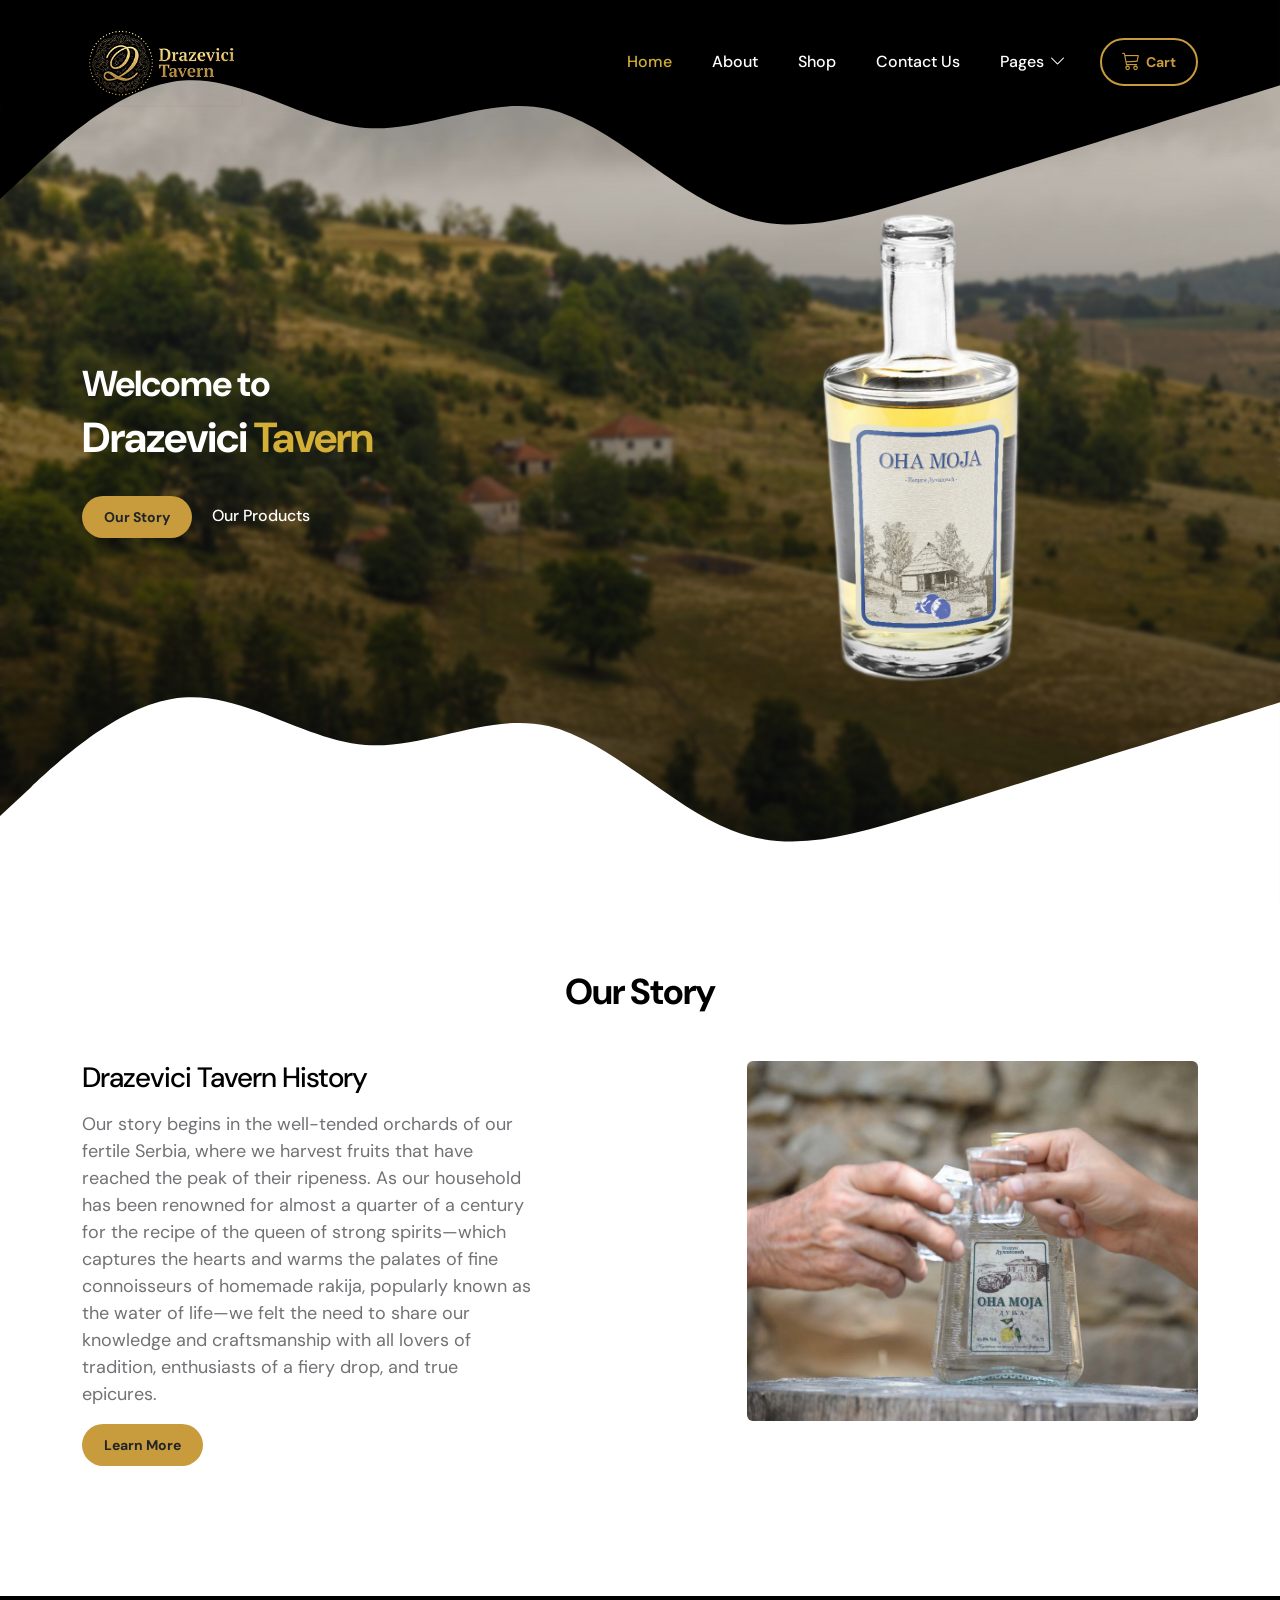
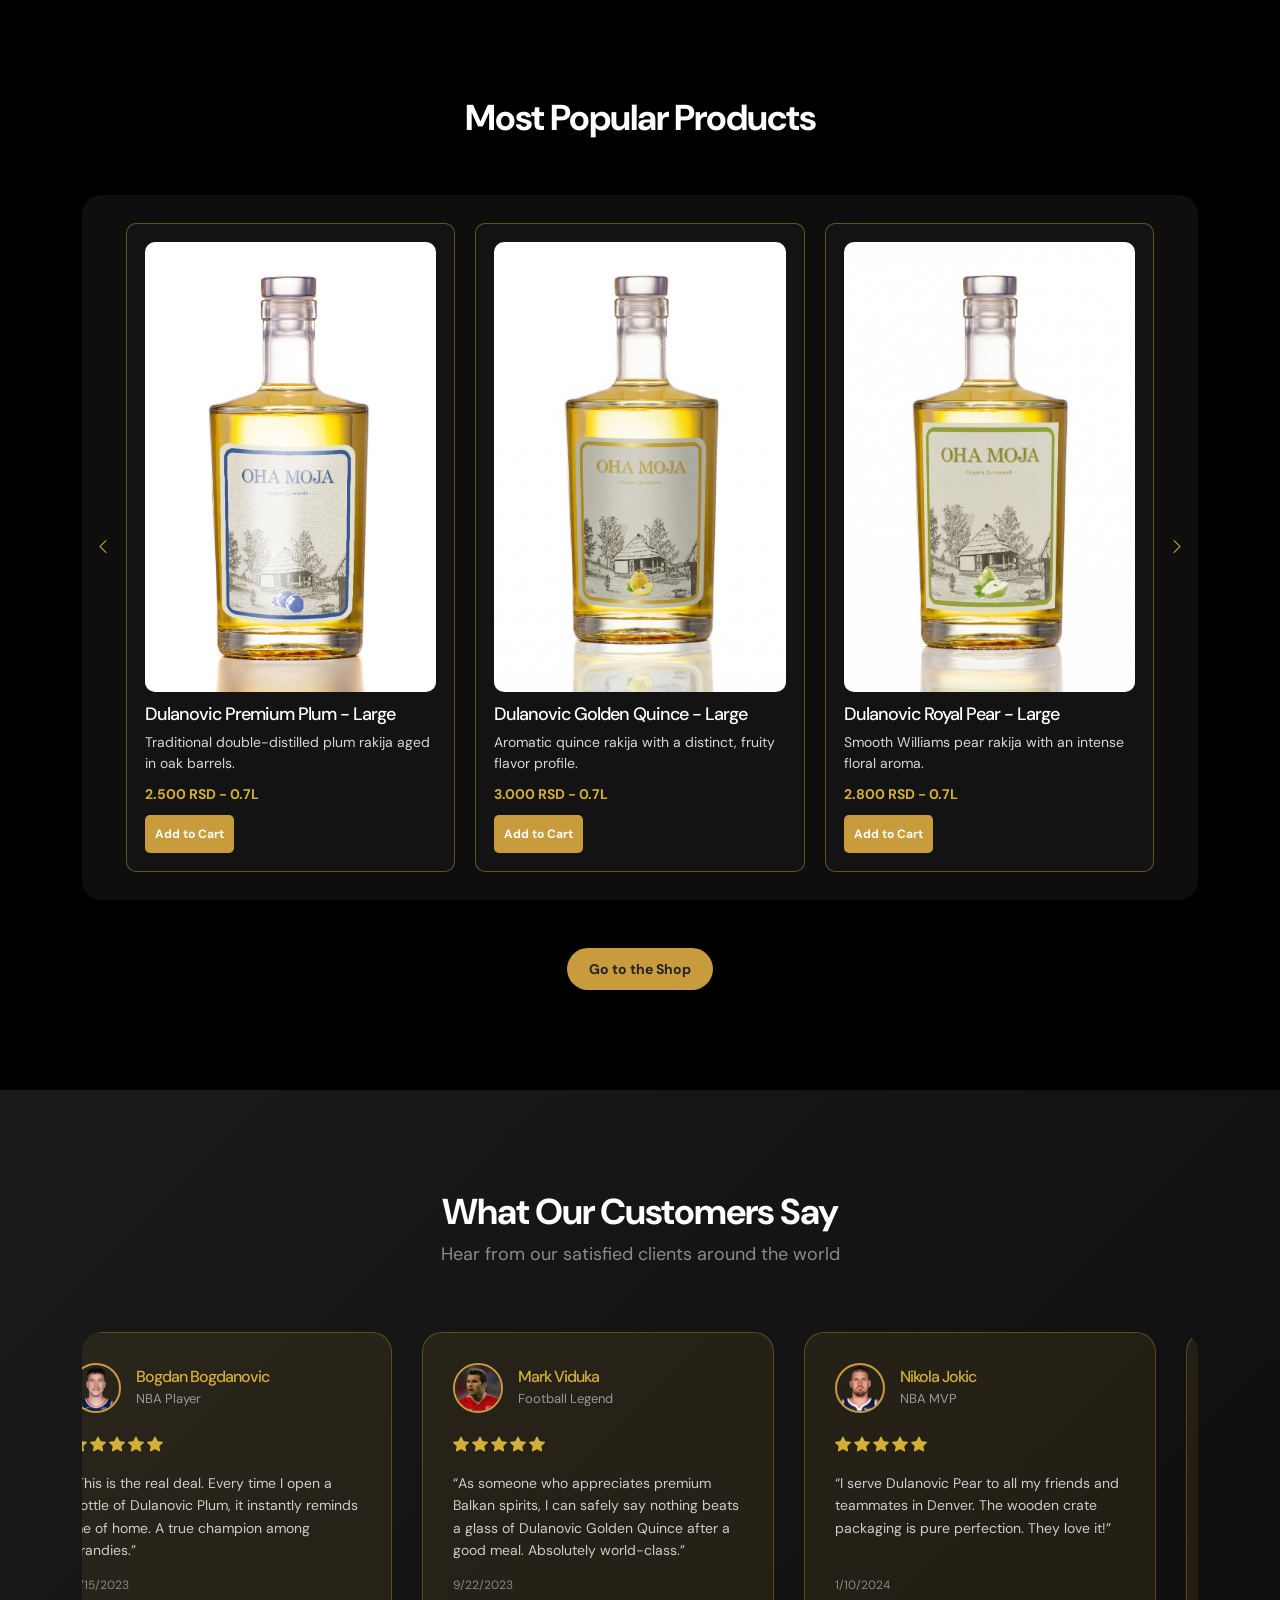
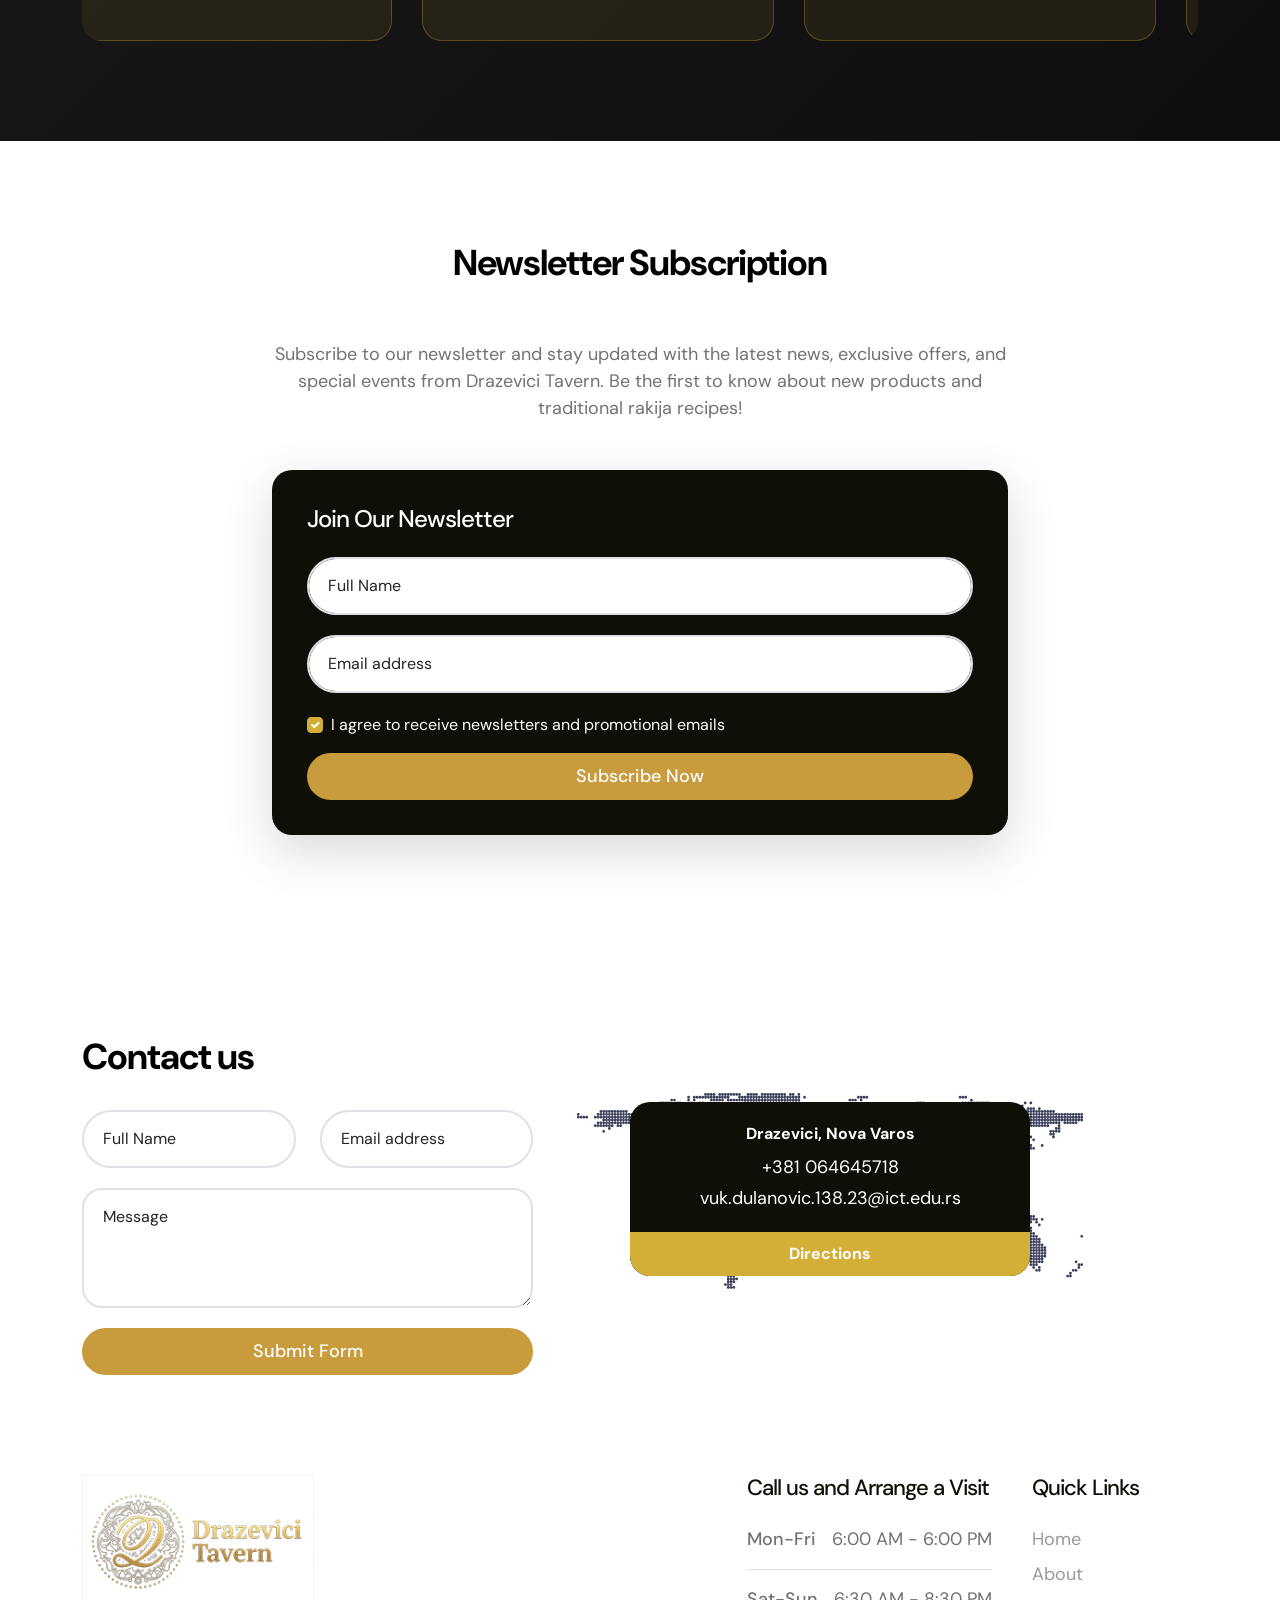
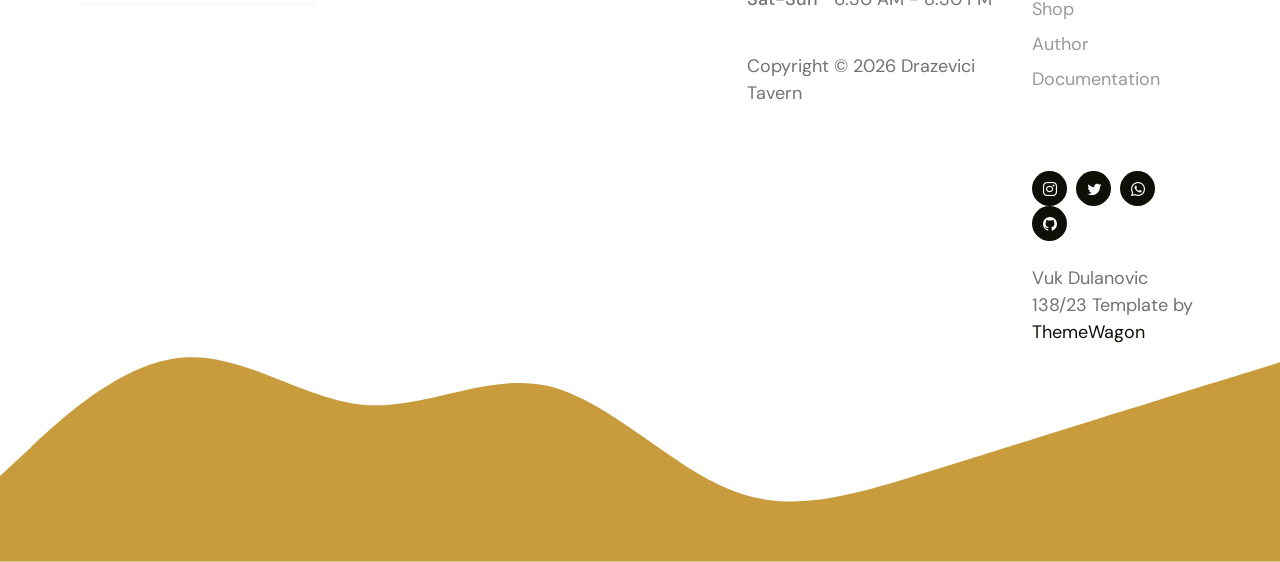
<file: index.html>
<!DOCTYPE html>
<html lang="en">
    <head>
        <meta charset="utf-8">
        <meta name="viewport" content="width=device-width, initial-scale=1">
        <meta name="description" content="Premium rakija e-commerce store. Discover and buy authentic Serbian spirits online.">
        <meta name="keywords" content="rakija, Serbian spirits, e-commerce, shop, tavern, drinks, rakija online">
        <title>Drazevici Tavern</title>
        <link rel="icon" type="image/x-icon" href="assets/images/favicon.ico">
        <link rel="sitemap" type="application/xml" href="sitemap.xml">
        <link rel="alternate" type="application/rss+xml" href="rss.xml" title="Drazevici Tavern RSS Feed">
        <link rel="preconnect" href="https://fonts.googleapis.com">
        <link rel="preconnect" href="https://fonts.gstatic.com" crossorigin>
        <link href="https://fonts.googleapis.com/css2?family=DM+Sans:ital,wght@0,400;0,500;0,700;1,400&display=swap" rel="stylesheet">
        <link href="assets/css/bootstrap.min.css" rel="stylesheet">
        <link href="assets/css/bootstrap-icons.css" rel="stylesheet">
        <link href="assets/css/main.css" rel="stylesheet">
    </head>
    <body>
        <main>
            <nav class="navbar navbar-expand-lg">
                <div class="container">
                    <a class="navbar-brand d-flex align-items-center" href="index.html">
                        <img src="assets/images/logo.png" class="navbar-brand-image img-fluid" alt="Drazevici Tavern">
                    </a>
                    <div class="d-lg-none ms-auto me-3">
                        <div class="cart-nav-wrapper">
                            <a class="btn custom-btn custom-border-btn" id="cart-btn-mobile" href="#" role="button"><i class="bi bi-cart3"></i> Cart</a>
                            <span class="cart-badge cart-badge-hidden" id="cart-badge-mobile">0</span>
                        </div>
                    </div>
                    <button class="navbar-toggler" type="button" data-bs-toggle="collapse" data-bs-target="#navbarNav" aria-controls="navbarNav" aria-expanded="false" aria-label="Toggle navigation">
                        <span class="navbar-toggler-icon"></span>
                    </button>
                    <div class="collapse navbar-collapse" id="navbarNav">
                        <ul class="navbar-nav ms-lg-auto">
                            <li class="nav-item">
                                <a class="nav-link click-scroll" href="#section_1">Home</a>
                            </li>
                            <li class="nav-item">
                                <a class="nav-link" href="about.html">About</a>
                            </li>
                            <li class="nav-item">
                                <a class="nav-link" href="shop.html">Shop</a>
                            </li>
                            <li class="nav-item">
                                <a class="nav-link smoothscroll" href="#section_5">Contact Us</a>
                            </li>
                            <li class="nav-item dropdown">
                                <a class="nav-link dropdown-toggle" href="#" id="navbarLightDropdownMenuLink" role="button" data-bs-toggle="dropdown" aria-expanded="false">Pages</a>
                                <ul class="dropdown-menu dropdown-menu-light" aria-labelledby="navbarLightDropdownMenuLink">
                                    <li><a class="dropdown-item" href="author.html">Author</a></li>
                                    <li><a class="dropdown-item" href="documentation.pdf">Documentation</a></li>
                                </ul>
                            </li>
                        </ul>
                        <div class="d-none d-lg-block ms-lg-3">
                            <div class="cart-nav-wrapper">
                                <a class="btn custom-btn custom-border-btn" id="cart-btn-desktop" href="#" role="button"><i class="bi bi-cart3"></i> Cart</a>
                                <span class="cart-badge cart-badge-hidden" id="cart-badge-desktop">0</span>
                            </div>
                        </div>
                    </div>
                </div>
            </nav>
            <div class="offcanvas offcanvas-end" data-bs-scroll="true" tabindex="-1" id="offcanvasCart" aria-labelledby="offcanvasCartLabel">
                <div class="offcanvas-header">
                    <h5 class="offcanvas-title" id="offcanvasCartLabel">Shopping Cart</h5>
                    <button type="button" class="btn-close" data-bs-dismiss="offcanvas" aria-label="Close"></button>
                </div>
                <div class="offcanvas-body d-flex flex-column">
                    <div id="cart-items-container">
                        <!-- Cart items -->
                    </div>
                    <div class="mt-auto">
                        <div class="cart-total mb-4 pb-3 border-top">
                            <h5 class="text-white mb-3">Total: <span id="cart-total">$0.00</span></h5>
                            <button class="btn custom-btn w-100">Checkout</button>
                        </div>
                    </div>
                </div>
            </div>
            <section class="hero-section d-flex justify-content-center align-items-center" id="section_1">
                <div class="section-overlay"></div>
                <svg xmlns="http://www.w3.org/2000/svg" viewBox="0 0 1440 320"><path fill="#000000" fill-opacity="1" d="M0,224L34.3,192C68.6,160,137,96,206,90.7C274.3,85,343,139,411,144C480,149,549,107,617,122.7C685.7,139,754,213,823,240C891.4,267,960,245,1029,224C1097.1,203,1166,181,1234,160C1302.9,139,1371,117,1406,106.7L1440,96L1440,0L1405.7,0C1371.4,0,1303,0,1234,0C1165.7,0,1097,0,1029,0C960,0,891,0,823,0C754.3,0,686,0,617,0C548.6,0,480,0,411,0C342.9,0,274,0,206,0C137.1,0,69,0,34,0L0,0Z"></path></svg>
                <div class="container">
                    <div class="row align-items-center">
                        <div class="col-lg-6 col-12 mb-5 mb-lg-0">
                            <h2 class="text-white">Welcome to</h2>
                            <h1 class="cd-headline rotate-1 text-white mb-4 pb-2">
                                <span>Drazevici</span>
                                <span class="cd-words-wrapper">
                                    <b class="is-visible">Tavern</b>
                                </span>
                            </h1>
                            <div class="custom-btn-group">
                                <a href="#section_2" class="btn custom-btn smoothscroll me-3">Our Story</a>
                                <a href="#section_3" class="link smoothscroll">Our Products</a>
                            </div>
                        </div>
                        <div class="col-lg-6 col-12 hero-image-col">
                            <div class="ratio bottle-image-wrap">
                                <img src="assets/images/bottle.png" class="img-fluid w-100 h-100 bottle-image" alt="Bottle">
                            </div>
                        </div>
                    </div>
                </div>
                <svg xmlns="http://www.w3.org/2000/svg" viewBox="0 0 1440 320"><path fill="#ffffff" fill-opacity="1" d="M0,224L34.3,192C68.6,160,137,96,206,90.7C274.3,85,343,139,411,144C480,149,549,107,617,122.7C685.7,139,754,213,823,240C891.4,267,960,245,1029,224C1097.1,203,1166,181,1234,160C1302.9,139,1371,117,1406,106.7L1440,96L1440,320L1405.7,320C1371.4,320,1303,320,1234,320C1165.7,320,1097,320,1029,320C960,320,891,320,823,320C754.3,320,686,320,617,320C548.6,320,480,320,411,320C342.9,320,274,320,206,320C137.1,320,69,320,34,320L0,320Z"></path></svg>
            </section>
            <section class="about-section section-padding" id="section_2">
                <div class="container">
                    <div class="row">
                        <div class="col-lg-12 col-12 text-center">
                            <h2 class="mb-lg-5 mb-4">Our Story</h2>
                        </div>
                        <div class="col-lg-5 col-12 me-auto mb-4 mb-lg-0 d-flex align-items-center">
                            <div>
                                <h3 class="mb-3">Drazevici Tavern History</h3>
                                <p>Our story begins in the well-tended orchards of our fertile Serbia, where we harvest fruits that have reached the peak of their ripeness. As our household has been renowned for almost a quarter of a century for the recipe of the queen of strong spirits—which captures the hearts and warms the palates of fine connoisseurs of homemade rakija, popularly known as the water of life—we felt the need to share our knowledge and craftsmanship with all lovers of tradition, enthusiasts of a fiery drop, and true epicures.</p>
                                <a class="btn custom-btn" href="about.html">Learn More</a>
                            </div>
                        </div>
                        <div class="col-lg-5 col-12 ms-auto">
                            <img src="assets/images/back.jpg" class="img-fluid w-100 rounded about-image-cover" alt="Drazevici Tavern interior">
                        </div>
                    </div>
                </div>
            </section>
            <section class="products-section section-padding" id="section_3">
                <div class="container">
                    <div class="row">
                        <div class="col-lg-12 col-12 text-center mb-lg-5 mb-4">
                            <h2 class="text-white">Most Popular Products</h2>
                        </div>
                        <div class="col-lg-12 col-12">
                            <div class="product-slider-shell">
                                <button class="product-slider-arrow product-slider-arrow-left" id="product-slider-prev" aria-label="Previous product">
                                    <i class="bi bi-chevron-left"></i>
                                </button>
                                <div class="product-slider-viewport">
                                    <div class="product-slider-track" id="product-slider-track"></div>
                                </div>
                                <button class="product-slider-arrow product-slider-arrow-right" id="product-slider-next" aria-label="Next product">
                                    <i class="bi bi-chevron-right"></i>
                                </button>
                            </div>
                        </div>
                        <div class="col-lg-12 col-12 text-center mt-lg-5 mt-4">
                            <a href="shop.html" class="btn custom-btn">Go to the Shop</a>
                        </div>
                    </div>
                </div>
            </section>
            <section class="testimonials-section section-padding" id="section_4">
                <div class="container">
                    <div class="row">
                        <div class="col-lg-12 col-12 text-center mb-lg-5 mb-4">
                            <h2 class="text-white mb-2">What Our Customers Say</h2>
                            <p class="text-white-50">Hear from our satisfied clients around the world</p>
                        </div>
                        <div class="col-lg-12 col-12">
                            <div class="testimonials-slider-wrapper">
                                <div class="testimonials-track" id="testimonials-track">
                                </div>
                            </div>
                        </div>
                    </div>
                </div>
            </section>
            <section class="membership-section section-padding" id="newsletter">
                <div class="container">
                    <div class="row">
                        <div class="col-lg-12 col-12 text-center mx-auto mb-lg-5 mb-4">
                            <h2><span>Newsletter</span> Subscription</h2>
                        </div>
                        <div class="col-lg-8 col-12 mx-auto">
                            <div class="text-center mb-5">
                                <p class="mb-4">Subscribe to our newsletter and stay updated with the latest news, exclusive offers, and special events from Drazevici Tavern. Be the first to know about new products and traditional rakija recipes!</p>
                            </div>
                            <form action="#" method="post" class="custom-form membership-form shadow-lg" role="form">
                                <h4 class="text-white mb-4">Join Our Newsletter</h4>
                                    <div class="form-floating">
                                        <input type="text" name="full-name" id="newsletter-full-name" class="form-control" placeholder="Full Name" required="">
                                        <label for="newsletter-full-name">Full Name</label>
                                    </div>
                                    <div class="form-floating">
                                        <input type="email" name="email" id="newsletter-email" class="form-control" placeholder="Email address" required="">
                                        <label for="newsletter-email">Email address</label>
                                    </div>
                                    <div class="form-check mb-3">
                                        <input class="form-check-input" type="checkbox" id="newsletter-checkbox" checked="">
                                        <label class="form-check-label text-white" for="newsletter-checkbox">
                                            I agree to receive newsletters and promotional emails
                                        </label>
                                    </div>
                                    <button type="submit" class="form-control">Subscribe Now</button>
                                    <div id="newsletter-success-message" class="alert alert-success mt-3" style="display: none;" role="alert">
                                        Thank you for subscribing! Check your email for confirmation.
                                    </div>
                                </form>
                        </div>
                    </div>
                </div>
            </section>
            <section class="contact-section section-padding" id="section_5">
                <div class="container">
                    <div class="row">
                        <div class="col-lg-5 col-12">
                            <form action="#" method="post" class="custom-form contact-form" role="form">
                                <h2 class="mb-4 pb-2">Contact us</h2>
                                <div class="row">
                                    <div class="col-lg-6 col-md-6 col-12">
                                        <div class="form-floating">
                                            <input type="text" name="full-name" id="full-name" class="form-control" placeholder="Full Name" required="">  
                                            <label for="floatingInput">Full Name</label>
                                        </div>
                                    </div>
                                    <div class="col-lg-6 col-md-6 col-12"> 
                                        <div class="form-floating">
                                            <input type="email" name="email" id="email" class="form-control" placeholder="Email address" required="">                                    
                                            <label for="floatingInput">Email address</label>
                                        </div>
                                    </div>
                                    <div class="col-lg-12 col-12">
                                        <div class="form-floating">
                                            <textarea class="form-control" id="message" name="message" placeholder="Describe message here"></textarea>
                                            <label for="floatingTextarea">Message</label>
                                        </div>
                                        <button type="submit" class="form-control">Submit Form</button>
                                        <div id="contact-success-message" class="alert alert-success mt-3" role="alert">
                                            Your message has been sent successfully! Thank you for contacting us.
                                        </div>
                                    </div>
                                </div>
                            </form>
                        </div>
                        <div class="col-lg-6 col-12">
                            <div class="contact-info mt-5">
                                <div class="contact-info-item">
                                    <div class="contact-info-body">
                                        <strong>Drazevici, Nova Varos</strong>
                                        <p class="mt-2 mb-1">
                                            <a href="tel: +381 064645718" class="contact-link">
                                                +381 064645718
                                            </a>
                                        </p>
                                        <p class="mb-0">
                                            <a href="mailto:vuk.dulanovic.138.23@ict.edu.rs" class="contact-link">
                                                vuk.dulanovic.138.23@ict.edu.rs
                                            </a>
                                        </p>
                                    </div>
                                    <div class="contact-info-footer">
                                        <a href="https://maps.app.goo.gl/7C76iDm9xTbBEsGQ6" target="_blank">Directions</a>
                                    </div>
                                </div>
                                <img src="assets/images/WorldMap.svg" class="img-fluid" alt="">
                            </div>
                        </div>
                    </div>
                </div>
            </section>
        </main>
        <footer class="site-footer">
            <div class="container">
                <div class="row">
                    <div class="col-lg-6 col-12 me-auto mb-5 mb-lg-0">
                        <a class="navbar-brand d-flex align-items-center" href="index.html">
                            <img src="assets/images/logo.png" class="navbar-brand-image footer-logo img-fluid" alt="Drazevici Tavern">
                        </a>
                    </div>
                    <div class="col-lg-3 col-12">
                        <h5 class="site-footer-title mb-4">Call us and Arrange a Visit</h5>
                        <p class="d-flex border-bottom pb-3 mb-3 me-lg-3">
                            <span>Mon-Fri</span>
                            6:00 AM - 6:00 PM
                        </p>
                        <p class="d-flex me-lg-3">
                            <span>Sat-Sun</span>
                            6:30 AM - 8:30 PM
                        </p>
                        <br>
                        <p class="copyright-text">Copyright © 2026 Drazevici Tavern</p>
                    </div>
                    <div class="col-lg-2 col-12">
                        <h5 class="site-footer-title mb-4">Quick Links</h5>
                        <ul class="list-unstyled">
                            <li class="mb-2"><a href="index.html" class="footer-link">Home</a></li>
                            <li class="mb-2"><a href="about.html" class="footer-link">About</a></li>
                            <li class="mb-2"><a href="shop.html" class="footer-link">Shop</a></li>
                            <li class="mb-2"><a href="author.html" class="footer-link">Author</a></li>
                            <li><a href="documentation.pdf" class="footer-link">Documentation</a></li>
                        </ul>
                    </div>
                        <div class="col-lg-2 col-12 ms-auto">
                            <ul class="social-icon mt-lg-5 mt-3 mb-4">
                                <li class="social-icon-item">
                                    <a href="https://www.instagram.com" target="_blank" class="social-icon-link bi-instagram"></a>
                                </li>
                                <li class="social-icon-item">
                                    <a href="https://www.x.com" target="_blank" class="social-icon-link bi-twitter">
                                    </a>
                                </li>
                                <li class="social-icon-item">
                                    <a href="https://www.whatsapp.com" target="_blank" class="social-icon-link bi-whatsapp"></a>
                                </li>
                                <li class="social-icon-item">
                                    <a href="https://github.com/Vuk2255/Drazevici-Tavern" target="_blank" class="social-icon-link bi-github"></a>
                                </li>
                            </ul>
                            <p class="copyright-text">Vuk Dulanovic 138/23 Template by <a href="https://themewagon.com/themes/tiya/" target="_blank">ThemeWagon</a></p>
                        </div>
                </div>
            </div>
            <svg xmlns="http://www.w3.org/2000/svg" viewBox="0 0 1440 320"><path fill="#C89B3C" fill-opacity="1" d="M0,224L34.3,192C68.6,160,137,96,206,90.7C274.3,85,343,139,411,144C480,149,549,107,617,122.7C685.7,139,754,213,823,240C891.4,267,960,245,1029,224C1097.1,203,1166,181,1234,160C1302.9,139,1371,117,1406,106.7L1440,96L1440,320L1405.7,320C1371.4,320,1303,320,1234,320C1165.7,320,1097,320,1029,320C960,320,891,320,823,320C754.3,320,686,320,617,320C548.6,320,480,320,411,320C342.9,320,274,320,206,320C137.1,320,69,320,34,320L0,320Z"></path></svg>
        </footer>
        <script src="assets/js/main.js"></script>
    </body>
</html>
</file>
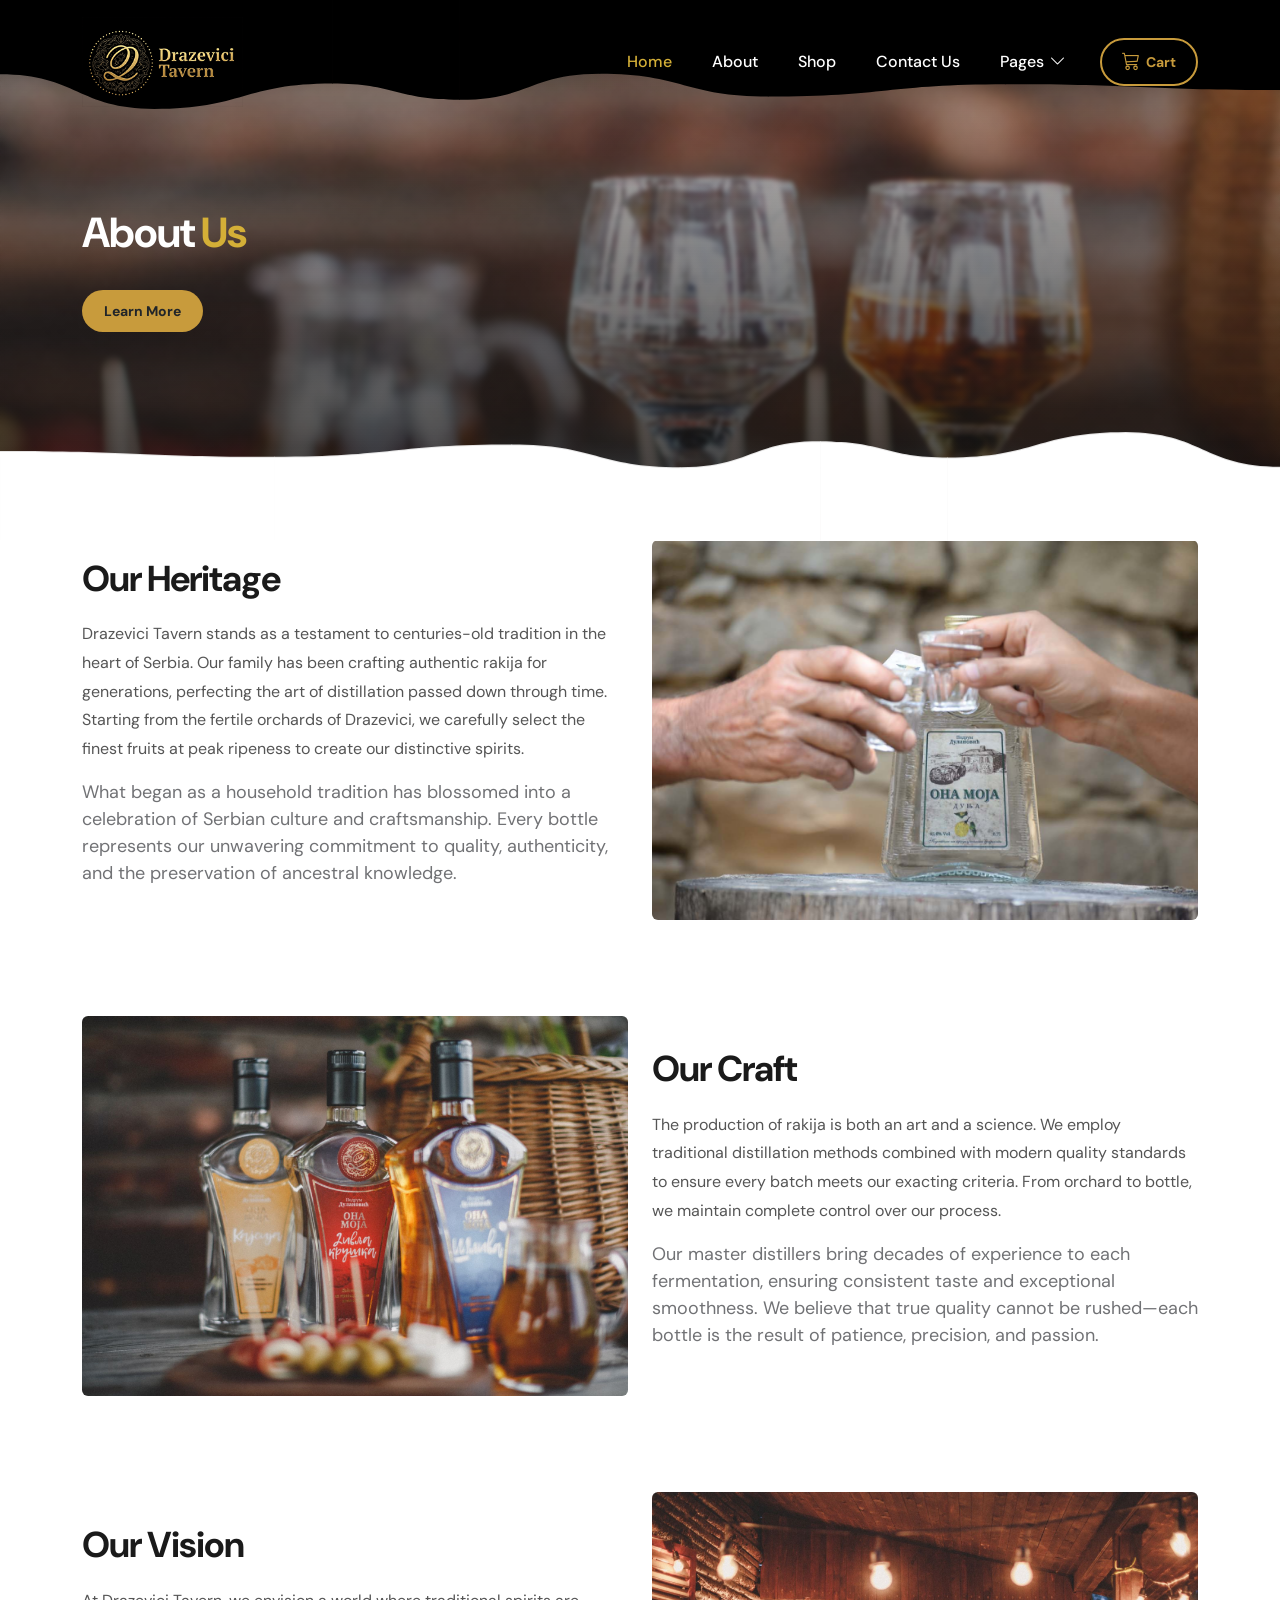
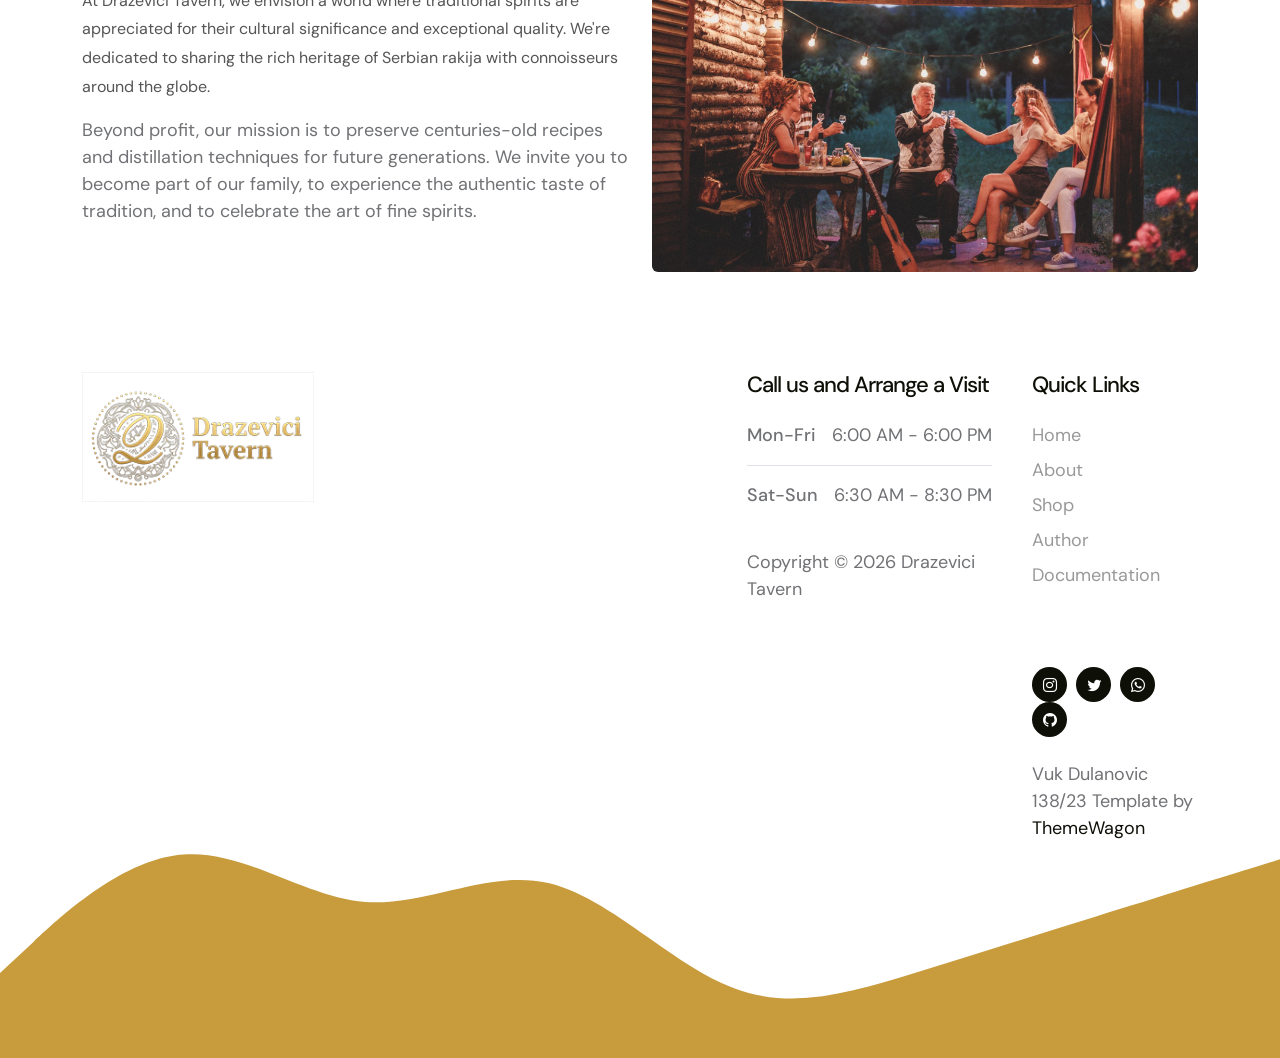
<file: about.html>
<!DOCTYPE html>
<html lang="en">
    <head>
        <meta charset="utf-8">
        <meta name="viewport" content="width=device-width, initial-scale=1">
        <meta name="description" content="Discover Drazevici Tavern's heritage and passion for premium Serbian rakija.">
        <meta name="keywords" content="Drazevici Tavern, rakija, Serbian culture, heritage, tavern, history, spirits">
        <title>About - Drazevici Tavern</title>
        <link rel="icon" type="image/x-icon" href="assets/images/favicon.ico">
        <link rel="sitemap" type="application/xml" href="sitemap.xml">
        <link rel="alternate" type="application/rss+xml" href="rss.xml" title="Drazevici Tavern RSS Feed">
        <link rel="preconnect" href="https://fonts.googleapis.com">
        <link rel="preconnect" href="https://fonts.gstatic.com" crossorigin>
        <link href="https://fonts.googleapis.com/css2?family=DM+Sans:ital,wght@0,400;0,500;0,700;1,400&display=swap" rel="stylesheet">
        <link href="assets/css/bootstrap.min.css" rel="stylesheet">
        <link href="assets/css/bootstrap-icons.css" rel="stylesheet">
        <link href="assets/css/main.css" rel="stylesheet">
    </head>
    <body>
        <main>
            <nav class="navbar navbar-expand-lg">
                <div class="container">
                    <a class="navbar-brand d-flex align-items-center" href="index.html">
                        <img src="assets/images/logo.png" class="navbar-brand-image img-fluid" alt="Drazevici Tavern">
                    </a>
                    <div class="d-lg-none ms-auto me-3">
                        <div class="cart-nav-wrapper">
                            <a class="btn custom-btn custom-border-btn" id="cart-btn-mobile" href="#" role="button"><i class="bi bi-cart3"></i> Cart</a>
                            <span class="cart-badge cart-badge-hidden" id="cart-badge-mobile">0</span>
                        </div>
                    </div>
                    <button class="navbar-toggler" type="button" data-bs-toggle="collapse" data-bs-target="#navbarNav" aria-controls="navbarNav" aria-expanded="false" aria-label="Toggle navigation">
                        <span class="navbar-toggler-icon"></span>
                    </button>
                    <div class="collapse navbar-collapse" id="navbarNav">
                        <ul class="navbar-nav ms-lg-auto">
                            <li class="nav-item">
                                <a class="nav-link" href="index.html#section_1">Home</a>
                            </li>
                            <li class="nav-item">
                                <a class="nav-link active" href="about.html">About</a>
                            </li>
                            <li class="nav-item">
                                <a class="nav-link" href="shop.html">Shop</a>
                            </li>
                            <li class="nav-item">
                                <a class="nav-link smoothscroll" href="index.html#section_5">Contact Us</a>
                            </li>
                            <li class="nav-item dropdown">
                                <a class="nav-link dropdown-toggle" href="#" id="navbarLightDropdownMenuLink" role="button" data-bs-toggle="dropdown" aria-expanded="false">Pages</a>
                                <ul class="dropdown-menu dropdown-menu-light" aria-labelledby="navbarLightDropdownMenuLink">
                                    <li><a class="dropdown-item" href="author.html">Author</a></li>
                                    <li><a class="dropdown-item" href="documentation.pdf">Documentation</a></li>
                                </ul>
                            </li>
                        </ul>
                        <div class="d-none d-lg-block ms-lg-3">
                            <div class="cart-nav-wrapper">
                                <a class="btn custom-btn custom-border-btn" id="cart-btn-desktop" href="#" role="button"><i class="bi bi-cart3"></i> Cart</a>
                                <span class="cart-badge cart-badge-hidden" id="cart-badge-desktop">0</span>
                            </div>
                        </div>
                    </div>
                </div>
            </nav>
            <div class="offcanvas offcanvas-end" data-bs-scroll="true" tabindex="-1" id="offcanvasCart" aria-labelledby="offcanvasCartLabel">
                <div class="offcanvas-header">
                    <h5 class="offcanvas-title" id="offcanvasCartLabel">Shopping Cart</h5>
                    <button type="button" class="btn-close" data-bs-dismiss="offcanvas" aria-label="Close"></button>
                </div>
                <div class="offcanvas-body d-flex flex-column">
                    <div id="cart-items-container">
                        <!-- Cart items will be populated here -->
                    </div>
                    <div class="mt-auto">
                        <div class="cart-total mb-4 pb-3 border-top">
                            <h5 class="text-white mb-3">Total: <span id="cart-total">РСД 0</span></h5>
                            <button class="btn custom-btn w-100">Checkout</button>
                        </div>
                    </div>
                </div>
            </div>
            <section class="hero-section hero-50 hero-bg-about d-flex justify-content-center align-items-center" id="section_1">
                <div class="section-overlay"></div>
                <svg viewBox="0 0 1962 178" xmlns="http://www.w3.org/2000/svg" xmlns:xlink="http://www.w3.org/1999/xlink"><path fill="#000000" d="M 0 114 C 118.5 114 118.5 167 237 167 L 237 167 L 237 0 L 0 0 Z" stroke-width="0"></path> <path fill="#000000" d="M 236 167 C 373 167 373 128 510 128 L 510 128 L 510 0 L 236 0 Z" stroke-width="0"></path> <path fill="#000000" d="M 509 128 C 607 128 607 153 705 153 L 705 153 L 705 0 L 509 0 Z" stroke-width="0"></path><path fill="#000000" d="M 704 153 C 812 153 812 113 920 113 L 920 113 L 920 0 L 704 0 Z" stroke-width="0"></path><path fill="#000000" d="M 919 113 C 1048.5 113 1048.5 148 1178 148 L 1178 148 L 1178 0 L 919 0 Z" stroke-width="0"></path><path fill="#000000" d="M 1177 148 C 1359.5 148 1359.5 129 1542 129 L 1542 129 L 1542 0 L 1177 0 Z" stroke-width="0"></path><path fill="#000000" d="M 1541 129 C 1751.5 129 1751.5 138 1962 138 L 1962 138 L 1962 0 L 1541 0 Z" stroke-width="0"></path></svg>
                <div class="container">
                    <div class="row">
                        <div class="col-lg-6 col-12">
                            <h1 class="cd-headline rotate-1 text-white mb-4 pb-2">
                                <span>About</span>
                                <span class="cd-words-wrapper">
                                    <b class="is-visible">Us</b>
                                </span>
                            </h1>
                            <a href="#about-section" class="btn custom-btn smoothscroll me-3">Learn More</a>
                        </div>
                    </div>
                </div>
                <svg viewBox="0 0 1962 178" xmlns="http://www.w3.org/2000/svg" xmlns:xlink="http://www.w3.org/1999/xlink"><path fill="#ffffff" d="M 0 114 C 118.5 114 118.5 167 237 167 L 237 167 L 237 0 L 0 0 Z" stroke-width="0"></path> <path fill="#ffffff" d="M 236 167 C 373 167 373 128 510 128 L 510 128 L 510 0 L 236 0 Z" stroke-width="0"></path> <path fill="#ffffff" d="M 509 128 C 607 128 607 153 705 153 L 705 153 L 705 0 L 509 0 Z" stroke-width="0"></path><path fill="#ffffff" d="M 704 153 C 812 153 812 113 920 113 L 920 113 L 920 0 L 704 0 Z" stroke-width="0"></path><path fill="#ffffff" d="M 919 113 C 1048.5 113 1048.5 148 1178 148 L 1178 148 L 1178 0 L 919 0 Z" stroke-width="0"></path><path fill="#ffffff" d="M 1177 148 C 1359.5 148 1359.5 129 1542 129 L 1542 129 L 1542 0 L 1177 0 Z" stroke-width="0"></path><path fill="#ffffff" d="M 1541 129 C 1751.5 129 1751.5 138 1962 138 L 1962 138 L 1962 0 L 1541 0 Z" stroke-width="0"></path></svg>
            </section>
            <section class="about-section-styled section-padding" id="about-section">
                <div class="container">
                    <!-- Part 1: Text Left, Image Right -->
                    <div class="row align-items-center mb-5 pb-5">
                        <div class="col-lg-6 col-12 mb-4 mb-lg-0">
                            <h2 class="section-heading">Our Heritage</h2>
                            <p class="section-text">
                                Drazevici Tavern stands as a testament to centuries-old tradition in the heart of Serbia. Our family has been crafting authentic rakija for generations, perfecting the art of distillation passed down through time. Starting from the fertile orchards of Drazevici, we carefully select the finest fruits at peak ripeness to create our distinctive spirits.
                            </p>
                            <p class=\"section-text\">
                                What began as a household tradition has blossomed into a celebration of Serbian culture and craftsmanship. Every bottle represents our unwavering commitment to quality, authenticity, and the preservation of ancestral knowledge.
                            </p>
                        </div>
                        <div class="col-lg-6 col-12">
                            <img src="assets/images/back.jpg" class="img-fluid rounded img-about" alt="Drazevici Tavern Heritage">
                        </div>
                    </div>
                    <!-- Part 2: Image Left, Text Right -->
                    <div class="row align-items-center mb-5 pb-5">
                        <div class="col-lg-6 col-12 mb-4 mb-lg-0 order-lg-2">
                            <h2 class="section-heading">Our Craft</h2>
                            <p class="section-text">
                                The production of rakija is both an art and a science. We employ traditional distillation methods combined with modern quality standards to ensure every batch meets our exacting criteria. From orchard to bottle, we maintain complete control over our process.
                            </p>
                            <p class=\"section-text\">
                                Our master distillers bring decades of experience to each fermentation, ensuring consistent taste and exceptional smoothness. We believe that true quality cannot be rushed—each bottle is the result of patience, precision, and passion.
                            </p>
                        </div>
                        <div class="col-lg-6 col-12 order-lg-1">
                            <img src="assets/images/shop.jpg" class="img-fluid rounded img-about" alt="Rakija Craftsmanship">
                        </div>
                    </div>
                    <!-- Part 3: Text Left, Image Right -->
                    <div class="row align-items-center">
                        <div class="col-lg-6 col-12 mb-4 mb-lg-0">
                            <h2 class="section-heading">Our Vision</h2>
                            <p class="section-text">
                                At Drazevici Tavern, we envision a world where traditional spirits are appreciated for their cultural significance and exceptional quality. We're dedicated to sharing the rich heritage of Serbian rakija with connoisseurs around the globe.
                            </p>
                            <p class=\"section-text\">
                                Beyond profit, our mission is to preserve centuries-old recipes and distillation techniques for future generations. We invite you to become part of our family, to experience the authentic taste of tradition, and to celebrate the art of fine spirits.
                            </p>
                        </div>
                        <div class="col-lg-6 col-12">
                            <img src="assets/images/vision.jpg" class="img-fluid rounded img-about" alt="Global Reach">
                        </div>
                    </div>
                </div>
            </section>
        </main>
        <footer class="site-footer">
            <div class="container">
                <div class="row">
                    <div class="col-lg-6 col-12 me-auto mb-5 mb-lg-0">
                        <a class="navbar-brand d-flex align-items-center" href="index.html">
                            <img src="assets/images/logo.png" class="navbar-brand-image footer-logo img-fluid" alt="Drazevici Tavern">
                        </a>
                    </div>
                    <div class="col-lg-3 col-12">
                        <h5 class="site-footer-title mb-4">Call us and Arrange a Visit</h5>
                        <p class="d-flex border-bottom pb-3 mb-3 me-lg-3">
                            <span>Mon-Fri</span>
                            6:00 AM - 6:00 PM
                        </p>
                        <p class="d-flex me-lg-3">
                            <span>Sat-Sun</span>
                            6:30 AM - 8:30 PM
                        </p>
                        <br>
                        <p class="copyright-text">Copyright © 2026 Drazevici Tavern</p>
                    </div>
                    <div class="col-lg-2 col-12">
                        <h5 class="site-footer-title mb-4">Quick Links</h5>
                        <ul class="list-unstyled">
                            <li class="mb-2"><a href="index.html" class="footer-link">Home</a></li>
                            <li class="mb-2"><a href="about.html" class="footer-link">About</a></li>
                            <li class="mb-2"><a href="shop.html" class="footer-link">Shop</a></li>
                            <li class="mb-2"><a href="author.html" class="footer-link">Author</a></li>
                            <li><a href="documentation.pdf" class="footer-link">Documentation</a></li>
                        </ul>
                    </div>
                        <div class="col-lg-2 col-12 ms-auto">
                            <ul class="social-icon mt-lg-5 mt-3 mb-4">
                                <li class="social-icon-item">
                                    <a href="https://www.instagram.com" target="_blank" class="social-icon-link bi-instagram"></a>
                                </li>
                                <li class="social-icon-item">
                                    <a href="https://www.x.com" target="_blank" class="social-icon-link bi-twitter">
                                    </a>
                                </li>
                                <li class="social-icon-item">
                                    <a href="https://www.whatsapp.com" target="_blank" class="social-icon-link bi-whatsapp"></a>
                                </li>
                                <li class="social-icon-item">
                                    <a href="https://github.com/Vuk2255/Drazevici-Tavern" target="_blank" class="social-icon-link bi-github"></a>
                                </li>
                            </ul>
                            <p class="copyright-text">Vuk Dulanovic 138/23 Template by <a href="https://themewagon.com/themes/tiya/" target="_blank">ThemeWagon</a></p>
                        </div>
                </div>
            </div>
            <svg xmlns="http://www.w3.org/2000/svg" viewBox="0 0 1440 320"><path fill="#C89B3C" fill-opacity="1" d="M0,224L34.3,192C68.6,160,137,96,206,90.7C274.3,85,343,139,411,144C480,149,549,107,617,122.7C685.7,139,754,213,823,240C891.4,267,960,245,1029,224C1097.1,203,1166,181,1234,160C1302.9,139,1371,117,1406,106.7L1440,96L1440,320L1405.7,320C1371.4,320,1303,320,1234,320C1165.7,320,1097,320,1029,320C960,320,891,320,823,320C754.3,320,686,320,617,320C548.6,320,480,320,411,320C342.9,320,274,320,206,320C137.1,320,69,320,34,320L0,320Z"></path></svg>
        </footer>
        <script src="assets/js/main.js"></script>
    </body>
</html>
</file>
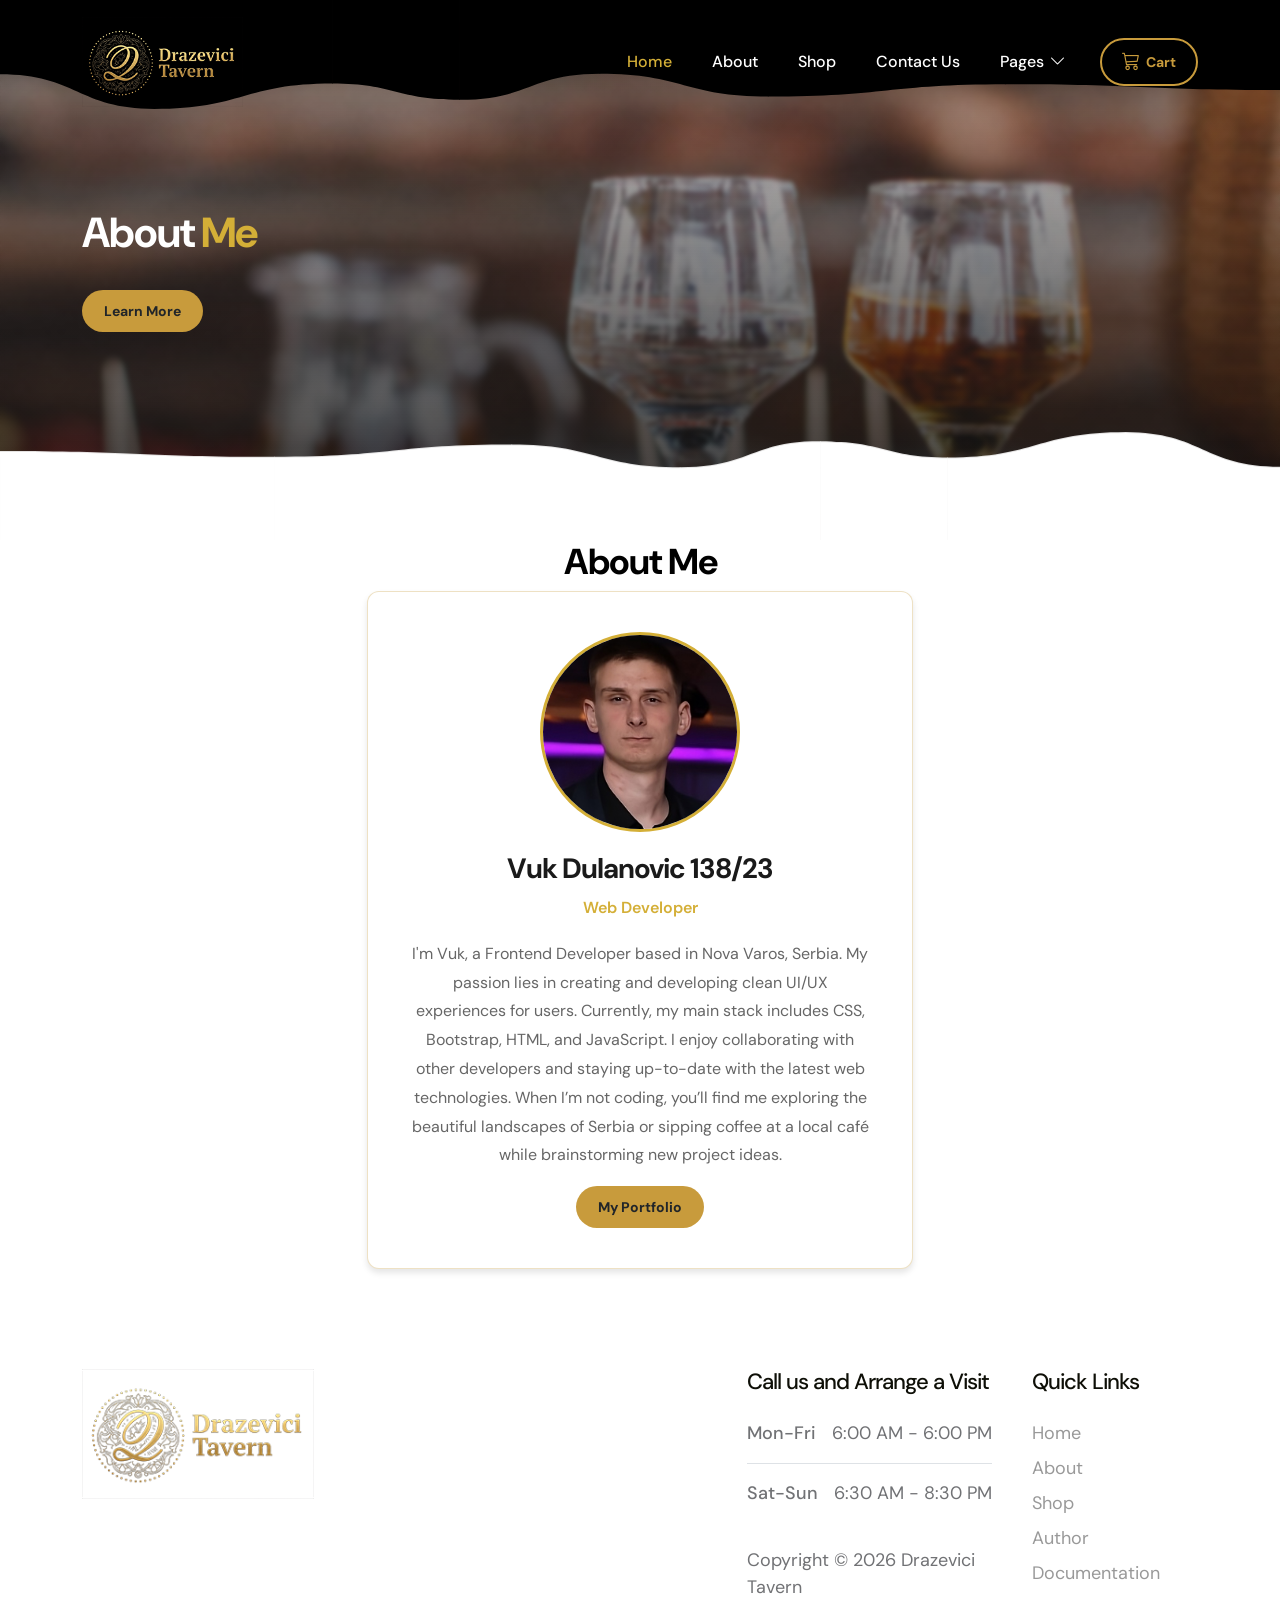
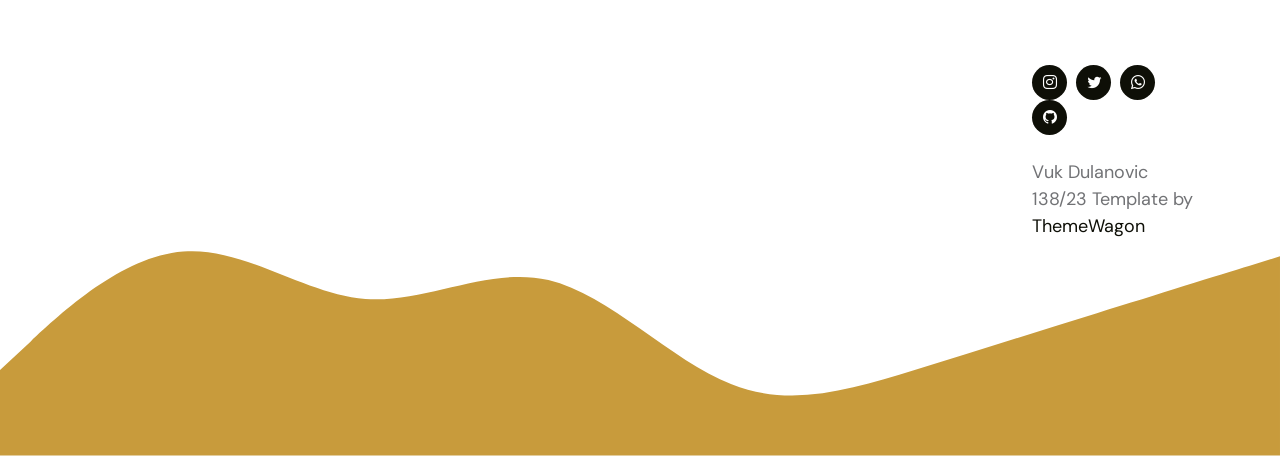
<file: author.html>
<!DOCTYPE html>
<html lang="en">
    <head>
        <meta charset="utf-8">
        <meta name="viewport" content="width=device-width, initial-scale=1">
        <meta name="description" content="Meet Vuk Dulanovic, the developer behind Drazevici Tavern.">
        <meta name="keywords" content="author, developer, Vuk Dulanovic, portfolio, web developer, frontend">
        <title>Author - Drazevici Tavern</title>
        <link rel="icon" type="image/x-icon" href="assets/images/favicon.ico">
        <link rel="sitemap" type="application/xml" href="sitemap.xml">
        <link rel="alternate" type="application/rss+xml" href="rss.xml" title="Drazevici Tavern RSS Feed">
        <link rel="preconnect" href="https://fonts.googleapis.com">
        <link rel="preconnect" href="https://fonts.gstatic.com" crossorigin>
        <link href="https://fonts.googleapis.com/css2?family=DM+Sans:ital,wght@0,400;0,500;0,700;1,400&display=swap" rel="stylesheet">
        <link href="assets/css/bootstrap.min.css" rel="stylesheet">
        <link href="assets/css/bootstrap-icons.css" rel="stylesheet">
        <link href="assets/css/main.css" rel="stylesheet">
    </head>
    <body>
        <main>
            <nav class="navbar navbar-expand-lg">
                <div class="container">
                    <a class="navbar-brand d-flex align-items-center" href="index.html">
                        <img src="assets/images/logo.png" class="navbar-brand-image img-fluid" alt="Drazevici Tavern">
                    </a>
                    <div class="d-lg-none ms-auto me-3">
                        <div class="cart-nav-wrapper">
                            <a class="btn custom-btn custom-border-btn" id="cart-btn-mobile" href="#" role="button"><i class="bi bi-cart3"></i> Cart</a>
                            <span class="cart-badge cart-badge-hidden" id="cart-badge-mobile">0</span>
                        </div>
                    </div>
                    <button class="navbar-toggler" type="button" data-bs-toggle="collapse" data-bs-target="#navbarNav" aria-controls="navbarNav" aria-expanded="false" aria-label="Toggle navigation">
                        <span class="navbar-toggler-icon"></span>
                    </button>
                    <div class="collapse navbar-collapse" id="navbarNav">
                        <ul class="navbar-nav ms-lg-auto">
                            <li class="nav-item">
                                <a class="nav-link" href="index.html#section_1">Home</a>
                            </li>
                            <li class="nav-item">
                                <a class="nav-link" href="about.html">About</a>
                            </li>
                            <li class="nav-item">
                                <a class="nav-link" href="shop.html">Shop</a>
                            </li>
                            <li class="nav-item">
                                <a class="nav-link smoothscroll" href="index.html#section_5">Contact Us</a>
                            </li>
                            <li class="nav-item dropdown">
                                <a class="nav-link dropdown-toggle active" href="#" id="navbarLightDropdownMenuLink" role="button" data-bs-toggle="dropdown" aria-expanded="false">Pages</a>
                                <ul class="dropdown-menu dropdown-menu-light" aria-labelledby="navbarLightDropdownMenuLink">
                                    <li><a class="dropdown-item" href="author.html">Author</a></li>
                                    <li><a class="dropdown-item" href="documentation.pdf">Documentation</a></li>
                                </ul>
                            </li>
                        </ul>
                        <div class="d-none d-lg-block ms-lg-3">
                            <div class="cart-nav-wrapper">
                                <a class="btn custom-btn custom-border-btn" id="cart-btn-desktop" href="#" role="button"><i class="bi bi-cart3"></i> Cart</a>
                                <span class="cart-badge cart-badge-hidden" id="cart-badge-desktop">0</span>
                            </div>
                        </div>
                    </div>
                </div>
            </nav>
            <div class="offcanvas offcanvas-end" data-bs-scroll="true" tabindex="-1" id="offcanvasCart" aria-labelledby="offcanvasCartLabel">
                <div class="offcanvas-header">
                    <h5 class="offcanvas-title" id="offcanvasCartLabel">Shopping Cart</h5>
                    <button type="button" class="btn-close" data-bs-dismiss="offcanvas" aria-label="Close"></button>
                </div>
                <div class="offcanvas-body d-flex flex-column">
                    <div id="cart-items-container">
                        <!-- Cart items will be populated here -->
                    </div>
                    <div class="mt-auto">
                        <div class="cart-total mb-4 pb-3 border-top">
                            <h5 class="text-white mb-3">Total: <span id="cart-total">РСД 0</span></h5>
                            <button class="btn custom-btn w-100">Checkout</button>
                        </div>
                    </div>
                </div>
            </div>
            <section class="hero-section hero-50 hero-bg-about d-flex justify-content-center align-items-center" id="section_1">
                <div class="section-overlay"></div>
                <svg viewBox="0 0 1962 178" xmlns="http://www.w3.org/2000/svg" xmlns:xlink="http://www.w3.org/1999/xlink"><path fill="#000000" d="M 0 114 C 118.5 114 118.5 167 237 167 L 237 167 L 237 0 L 0 0 Z" stroke-width="0"></path> <path fill="#000000" d="M 236 167 C 373 167 373 128 510 128 L 510 128 L 510 0 L 236 0 Z" stroke-width="0"></path> <path fill="#000000" d="M 509 128 C 607 128 607 153 705 153 L 705 153 L 705 0 L 509 0 Z" stroke-width="0"></path><path fill="#000000" d="M 704 153 C 812 153 812 113 920 113 L 920 113 L 920 0 L 704 0 Z" stroke-width="0"></path><path fill="#000000" d="M 919 113 C 1048.5 113 1048.5 148 1178 148 L 1178 148 L 1178 0 L 919 0 Z" stroke-width="0"></path><path fill="#000000" d="M 1177 148 C 1359.5 148 1359.5 129 1542 129 L 1542 129 L 1542 0 L 1177 0 Z" stroke-width="0"></path><path fill="#000000" d="M 1541 129 C 1751.5 129 1751.5 138 1962 138 L 1962 138 L 1962 0 L 1541 0 Z" stroke-width="0"></path></svg>
                <div class="container">
                    <div class="row">
                        <div class="col-lg-6 col-12">
                            <h1 class="cd-headline rotate-1 text-white mb-4 pb-2">
                                <span>About</span>
                                <span class="cd-words-wrapper">
                                    <b class="is-visible">Me</b>
                                </span>
                            </h1>
                            <a href="#author-section" class="btn custom-btn smoothscroll me-3">Learn More</a>
                        </div>
                    </div>
                </div>
                <svg viewBox="0 0 1962 178" xmlns="http://www.w3.org/2000/svg" xmlns:xlink="http://www.w3.org/1999/xlink"><path fill="#ffffff" d="M 0 114 C 118.5 114 118.5 167 237 167 L 237 167 L 237 0 L 0 0 Z" stroke-width="0"></path> <path fill="#ffffff" d="M 236 167 C 373 167 373 128 510 128 L 510 128 L 510 0 L 236 0 Z" stroke-width="0"></path> <path fill="#ffffff" d="M 509 128 C 607 128 607 153 705 153 L 705 153 L 705 0 L 509 0 Z" stroke-width="0"></path><path fill="#ffffff" d="M 704 153 C 812 153 812 113 920 113 L 920 113 L 920 0 L 704 0 Z" stroke-width="0"></path><path fill="#ffffff" d="M 919 113 C 1048.5 113 1048.5 148 1178 148 L 1178 148 L 1178 0 L 919 0 Z" stroke-width="0"></path><path fill="#ffffff" d="M 1177 148 C 1359.5 148 1359.5 129 1542 129 L 1542 129 L 1542 0 L 1177 0 Z" stroke-width="0"></path><path fill="#ffffff" d="M 1541 129 C 1751.5 129 1751.5 138 1962 138 L 1962 138 L 1962 0 L 1541 0 Z" stroke-width="0"></path></svg>
            </section>
            <section class="about-section-styled section-padding" id="author-section">
                <div class="container">
                         <div class="col-lg-12 col-12 text-center">
                            <h2>About Me</h2>
                        </div>
                    <div class="row justify-content-center">
                        <div class="col-lg-6 col-12">
                            <div class="author-card">
                                <img src="assets/images/me.jpeg" alt="Author" class="author-photo">
                                <h2 class="author-name">Vuk Dulanovic 138/23</h2>
                                <p class="author-title">Web Developer</p>
                                <p class="author-bio">
                                    I'm Vuk, a Frontend Developer based in Nova Varos, Serbia. My passion lies in creating and developing clean UI/UX experiences for users. Currently, my main stack includes CSS, Bootstrap, HTML, and JavaScript. I enjoy collaborating with other developers and staying up-to-date with the latest web technologies. When I’m not coding, you’ll find me exploring the beautiful landscapes of Serbia or sipping coffee at a local café while brainstorming new project ideas.
                                </p>
                                <a href="https://vuk2255.github.io/Portfolio/" class="btn custom-btn smoothscroll">My Portfolio</a>
                            </div>
                        </div>
                    </div>
                </div>
            </section>
        </main>
        <footer class="site-footer">
            <div class="container">
                <div class="row">
                    <div class="col-lg-6 col-12 me-auto mb-5 mb-lg-0">
                        <a class="navbar-brand d-flex align-items-center" href="index.html">
                            <img src="assets/images/logo.png" class="navbar-brand-image footer-logo img-fluid" alt="Drazevici Tavern">
                        </a>
                    </div>
                    <div class="col-lg-3 col-12">
                        <h5 class="site-footer-title mb-4">Call us and Arrange a Visit</h5>
                        <p class="d-flex border-bottom pb-3 mb-3 me-lg-3">
                            <span>Mon-Fri</span>
                            6:00 AM - 6:00 PM
                        </p>
                        <p class="d-flex me-lg-3">
                            <span>Sat-Sun</span>
                            6:30 AM - 8:30 PM
                        </p>
                        <br>
                        <p class="copyright-text">Copyright © 2026 Drazevici Tavern</p>
                    </div>
                    <div class="col-lg-2 col-12">
                        <h5 class="site-footer-title mb-4">Quick Links</h5>
                        <ul class="list-unstyled">
                            <li class="mb-2"><a href="index.html" class="footer-link">Home</a></li>
                            <li class="mb-2"><a href="about.html" class="footer-link">About</a></li>
                            <li class="mb-2"><a href="shop.html" class="footer-link">Shop</a></li>
                            <li class="mb-2"><a href="author.html" class="footer-link">Author</a></li>
                            <li><a href="documentation.pdf" class="footer-link">Documentation</a></li>
                        </ul>
                    </div>
                        <div class="col-lg-2 col-12 ms-auto">
                            <ul class="social-icon mt-lg-5 mt-3 mb-4">
                                <li class="social-icon-item">
                                    <a href="https://www.instagram.com" target="_blank" class="social-icon-link bi-instagram"></a>
                                </li>
                                <li class="social-icon-item">
                                    <a href="https://www.x.com" target="_blank" class="social-icon-link bi-twitter">
                                    </a>
                                </li>
                                <li class="social-icon-item">
                                    <a href="https://www.whatsapp.com" target="_blank" class="social-icon-link bi-whatsapp"></a>
                                </li>
                                <li class="social-icon-item">
                                    <a href="https://github.com/Vuk2255/Drazevici-Tavern" target="_blank" class="social-icon-link bi-github"></a>
                                </li>
                            </ul>
                            <p class="copyright-text">Vuk Dulanovic 138/23 Template by <a href="https://themewagon.com/themes/tiya/" target="_blank">ThemeWagon</a></p>
                        </div>
                </div>
            </div>
            <svg xmlns="http://www.w3.org/2000/svg" viewBox="0 0 1440 320"><path fill="#C89B3C" fill-opacity="1" d="M0,224L34.3,192C68.6,160,137,96,206,90.7C274.3,85,343,139,411,144C480,149,549,107,617,122.7C685.7,139,754,213,823,240C891.4,267,960,245,1029,224C1097.1,203,1166,181,1234,160C1302.9,139,1371,117,1406,106.7L1440,96L1440,320L1405.7,320C1371.4,320,1303,320,1234,320C1165.7,320,1097,320,1029,320C960,320,891,320,823,320C754.3,320,686,320,617,320C548.6,320,480,320,411,320C342.9,320,274,320,206,320C137.1,320,69,320,34,320L0,320Z"></path></svg>
        </footer>
        <script src="assets/js/main.js"></script>
    </body>
</html>
</file>
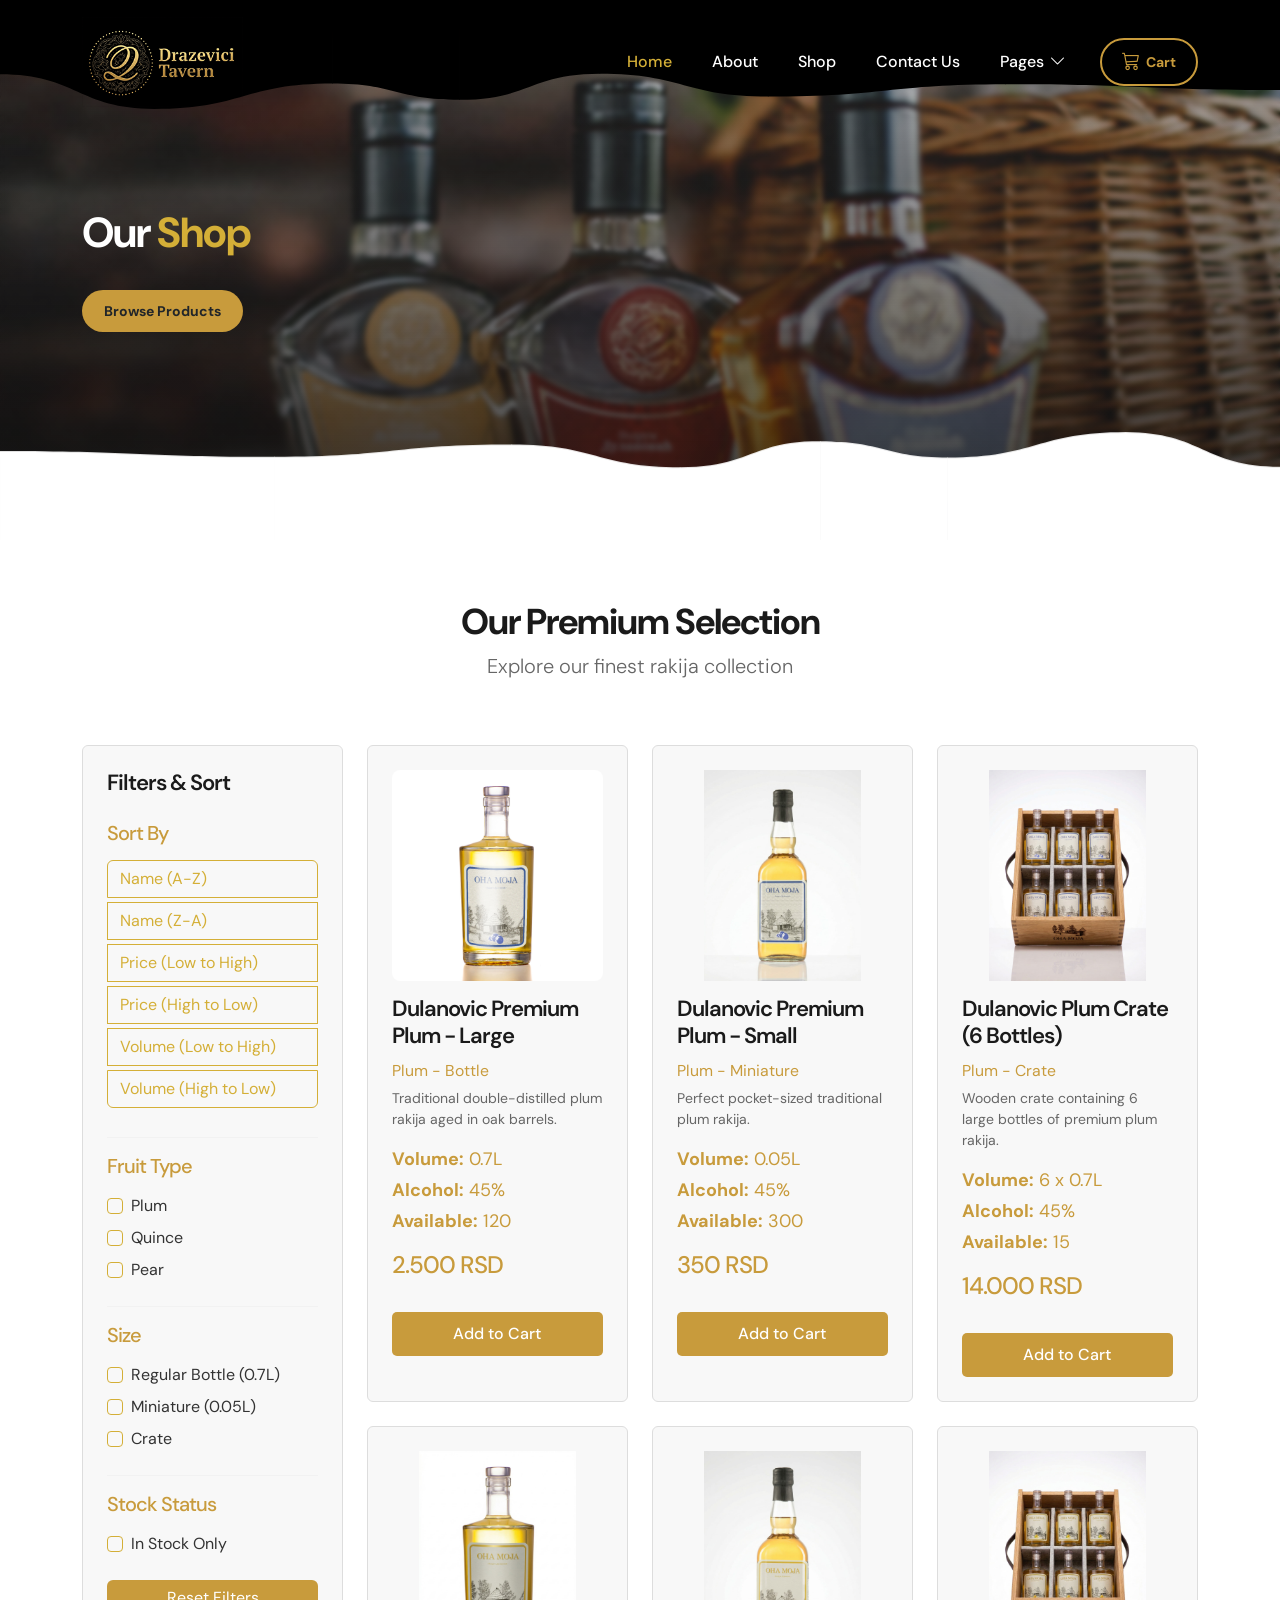
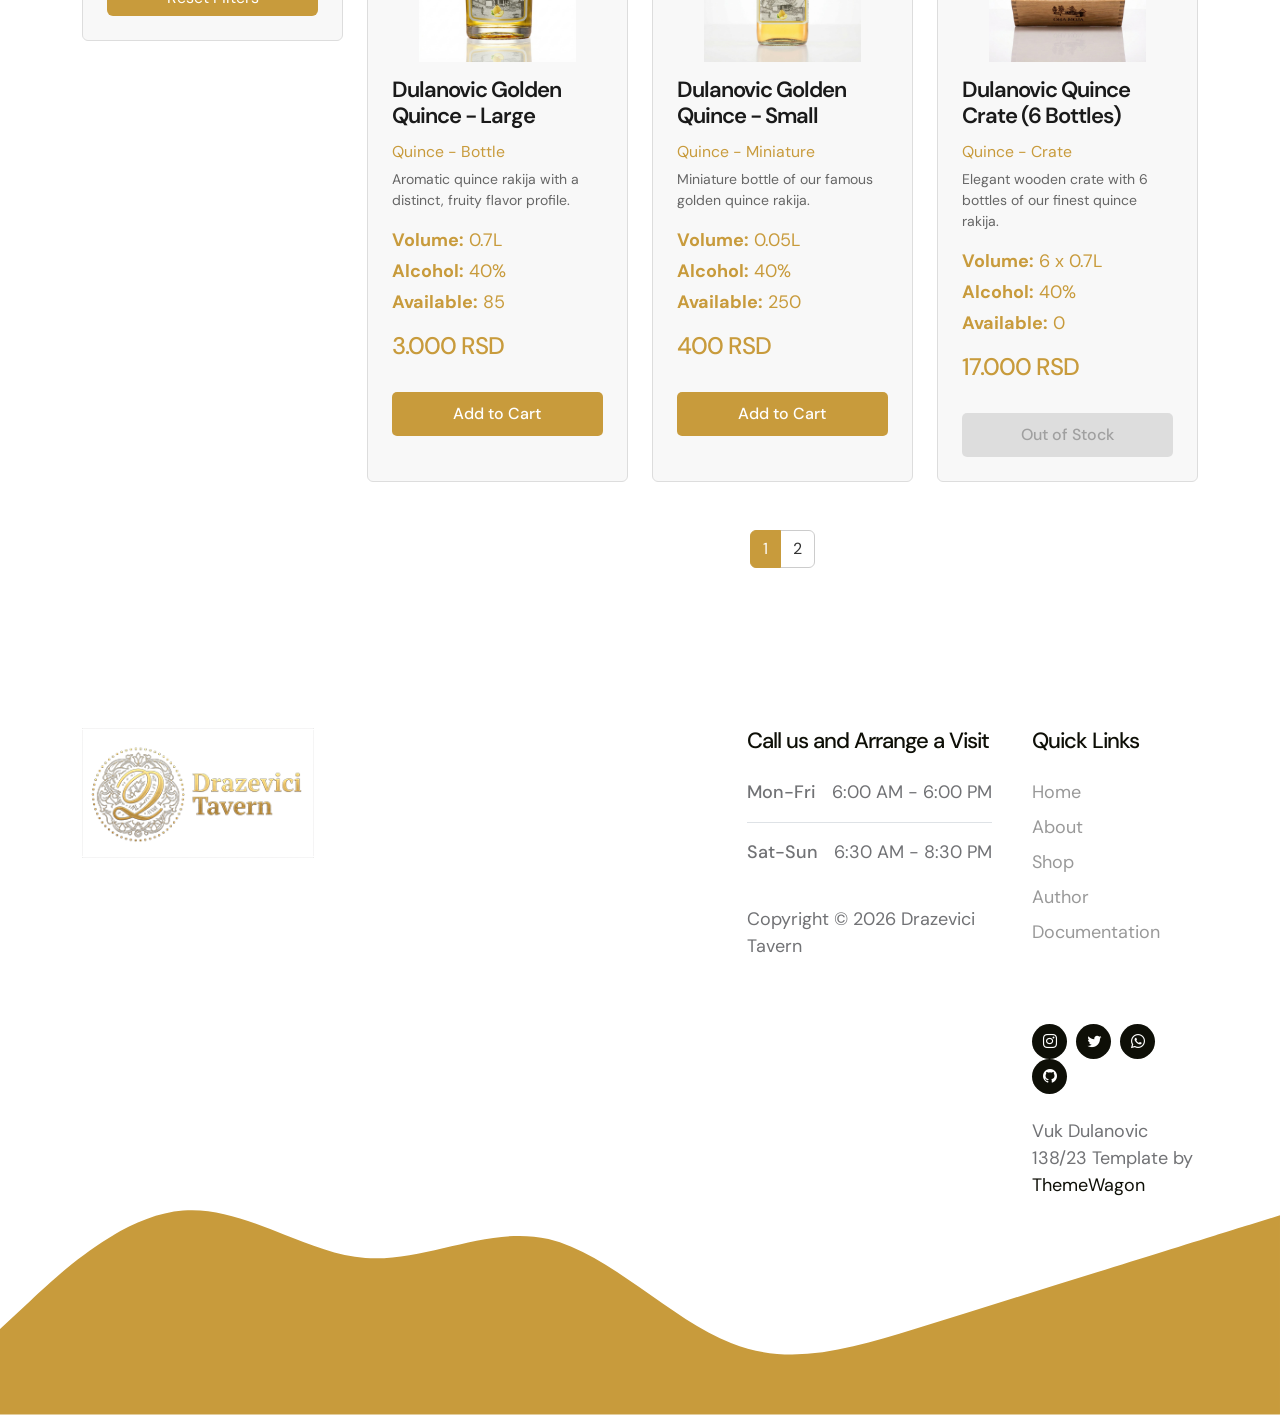
<file: checkout.html>
<!DOCTYPE html>
<html lang="en">
    <head>
        <meta charset="utf-8">
        <meta name="viewport" content="width=device-width, initial-scale=1">
        <meta name="description" content="Complete your rakija order securely with multiple payment options.">
        <meta name="keywords" content="checkout, payment, purchase, secure, rakija order, payment methods">
        <title>Checkout - Drazevici Tavern</title>
        <link rel="icon" type="image/x-icon" href="assets/images/favicon.ico">
        <link rel="sitemap" type="application/xml" href="sitemap.xml">
        <link rel="alternate" type="application/rss+xml" href="rss.xml" title="Drazevici Tavern RSS Feed">
        <link rel="preconnect" href="https://fonts.googleapis.com">
        <link rel="preconnect" href="https://fonts.gstatic.com" crossorigin>
        <link href="https://fonts.googleapis.com/css2?family=DM+Sans:ital,wght@0,400;0,500;0,700;1,400&display=swap" rel="stylesheet">
        <link href="assets/css/bootstrap.min.css" rel="stylesheet">
        <link href="assets/css/bootstrap-icons.css" rel="stylesheet">
        <link href="assets/css/main.css" rel="stylesheet">
    </head>
    <body>
        <main>
            <nav class="navbar navbar-expand-lg navbar-dark-page">
                <div class="container">
                    <a class="navbar-brand d-flex align-items-center" href="index.html">
                        <img src="assets/images/logo.png" class="navbar-brand-image img-fluid" alt="Drazevici Tavern">
                    </a>
                    <div class="d-lg-none ms-auto me-3">
                        <div class="cart-nav-wrapper">
                            <a class="btn custom-btn custom-border-btn" href="shop.html" role="button"><i class="bi bi-cart3"></i> Back to Shop</a>
                        </div>
                    </div>
                    <button class="navbar-toggler" type="button" data-bs-toggle="collapse" data-bs-target="#navbarNav" aria-controls="navbarNav" aria-expanded="false" aria-label="Toggle navigation">
                        <span class="navbar-toggler-icon"></span>
                    </button>
                    <div class="collapse navbar-collapse" id="navbarNav">
                        <ul class="navbar-nav ms-lg-auto">
                            <li class="nav-item">
                                <a class="nav-link" href="index.html#section_1">Home</a>
                            </li>
                            <li class="nav-item">
                                <a class="nav-link" href="about.html">About</a>
                            </li>
                        </ul>
                        <div class="d-none d-lg-block ms-lg-3">
                            <a class="btn custom-btn custom-border-btn" href="shop.html" role="button">Back to Shop</a>
                        </div>
                    </div>
                </div>
            </nav>
            <section class="checkout-section section-padding">
                <div class="container">
                    <div class="row">
                        <div class="col-lg-12 col-12 text-center mb-5">
                            <h1 class="text-dark mb-2">Checkout</h1>
                            <p class="text-muted">Complete your purchase</p>
                        </div>
                        <div class="col-lg-12 col-12" id="checkout-content">
                            <div class="row g-4">
                                <!-- Left Column: Order Summary -->
                                <div class="col-lg-6 col-12">
                                    <div class="card checkout-card-full">
                                        <div class="card-header checkout-card-header">
                                            <h5 class="mb-0 text-white">Order Summary</h5>
                                        </div>
                                        <div class="card-body">
                                            <div id="checkout-items-list" class="checkout-items-list">
                                                <!-- Items will be populated here -->
                                            </div>
                                            <hr class="checkout-divider">
                                            <div class="d-flex justify-content-between align-items-center">
                                                <h5 class="text-dark mb-0">Total Amount:</h5>
                                                <h4 class="text-warning mb-0" id="checkout-total">РСД 0</h4>
                                            </div>
                                        </div>
                                    </div>
                                </div>
                                <!-- Right Column: Billing & Payment -->
                                <div class="col-lg-6 col-12">
                                    <!-- Billing Information -->
                                    <div class="card checkout-card mb-2">
                                        <div class="card-header checkout-card-header-sm">
                                            <h6 class="mb-0 text-white">Billing Information</h6>
                                        </div>
                                        <div class="card-body checkout-card-body-sm">
                                            <form id="checkout-form">
                                                <div class="row checkout-form-row">
                                                    <div class="col-12">
                                                        <label for="checkout-name" class="form-label text-dark checkout-form-label">Full Name</label>
                                                        <input type="text" class="form-control form-control-sm checkout-form-input" id="checkout-name" placeholder="John Doe" required>
                                                    </div>
                                                    <div class="col-12">
                                                        <label for="checkout-email" class="form-label text-dark checkout-form-label">Email</label>
                                                        <input type="email" class="form-control form-control-sm checkout-form-input" id="checkout-email" placeholder="john@example.com" required>
                                                    </div>
                                                </div>
                                                <div class="row checkout-form-row-mt">
                                                    <div class="col-12">
                                                        <label for="checkout-phone" class="form-label text-dark checkout-form-label">Phone</label>
                                                        <input type="tel" class="form-control form-control-sm checkout-form-input" id="checkout-phone" placeholder="+381 64 123 4567" required>
                                                    </div>
                                                    <div class="col-12">
                                                        <label for="checkout-address" class="form-label text-dark checkout-form-label">Address</label>
                                                        <input type="text" class="form-control form-control-sm checkout-form-input" id="checkout-address" placeholder="Drazevici, BB" required>
                                                    </div>
                                                </div>
                                                <div class="row checkout-form-row-mt">
                                                    <div class="col-6">
                                                        <label for="checkout-city" class="form-label text-dark checkout-form-label">City</label>
                                                        <input type="text" class="form-control form-control-sm checkout-form-input" id="checkout-city" placeholder="Nova Varos" required>
                                                    </div>
                                                    <div class="col-6">
                                                        <label for="checkout-zip" class="form-label text-dark checkout-form-label">ZIP</label>
                                                        <input type="text" class="form-control form-control-sm checkout-form-input" id="checkout-zip" placeholder="31320" required>
                                                    </div>
                                                </div>
                                            </form>
                                        </div>
                                    </div>
                                    <!-- Payment Method -->
                                    <div class="card checkout-card">
                                        <div class="card-header checkout-card-header-sm">
                                            <h6 class="mb-0 text-white">Payment Method</h6>
                                        </div>
                                        <div class="card-body checkout-card-body-sm">
                                            <div class="checkout-payment-option">
                                                <div class="form-check">
                                                    <input class="form-check-input" type="radio" name="payment-method" id="payment-card" value="card" checked>
                                                    <label class="form-check-label text-dark checkout-payment-label" for="payment-card">
                                                        <i class="bi bi-credit-card"></i> Card
                                                    </label>
                                                </div>
                                            </div>
                                            <div class="checkout-payment-option">
                                                <div class="form-check">
                                                    <input class="form-check-input" type="radio" name="payment-method" id="payment-bank" value="bank">
                                                    <label class="form-check-label text-dark checkout-payment-label" for="payment-bank">
                                                        <i class="bi bi-bank"></i> Bank Transfer
                                                    </label>
                                                </div>
                                            </div>
                                            <div class="checkout-payment-option-last">
                                                <div class="form-check">
                                                    <input class="form-check-input" type="radio" name="payment-method" id="payment-paypal" value="paypal">
                                                    <label class="form-check-label text-dark checkout-payment-label" for="payment-paypal">
                                                        <i class="bi bi-wallet2"></i> PayPal
                                                    </label>
                                                </div>
                                            </div>
                                            <!-- Card Details (shown when card is selected) -->
                                            <div id="card-details">
                                                <div class="row checkout-form-row">
                                                    <div class="col-12">
                                                        <label for="card-number" class="form-label text-dark checkout-form-label">Card #</label>
                                                        <input type="text" class="form-control form-control-sm checkout-form-input" id="card-number" placeholder="1234 5678 9012 3456" maxlength="19">
                                                    </div>
                                                </div>
                                                <div class="row checkout-form-row-mt">
                                                    <div class="col-6">
                                                        <label for="card-expiry" class="form-label text-dark checkout-form-label">Exp</label>
                                                        <input type="text" class="form-control form-control-sm checkout-form-input" id="card-expiry" placeholder="MM/YY" maxlength="5">
                                                    </div>
                                                    <div class="col-6">
                                                        <label for="card-cvv" class="form-label text-dark checkout-form-label">CVV</label>
                                                        <input type="text" class="form-control form-control-sm checkout-form-input" id="card-cvv" placeholder="123" maxlength="3">
                                                    </div>
                                                </div>
                                            </div>
                                            <!-- Action Buttons -->
                                            <div class="pt-2 border-top checkout-actions">
                                                <div class="row">
                                                    <div class="col-12">
                                                        <a href="shop.html" class="btn btn-secondary w-100 checkout-btn-secondary">Continue Shopping</a>
                                                    </div>
                                                    <div class="col-12">
                                                        <button type="button" class="btn custom-btn w-100 checkout-btn-primary" id="complete-purchase-btn">Complete Purchase</button>
                                                    </div>
                                                </div>
                                            </div>
                                        </div>
                                    </div>
                                </div>
                            </div>
                        </div>
                        <!-- Success Message -->
                        <div class="col-lg-8 col-12 mx-auto" id="success-message">
                            <div class="alert alert-success text-center checkout-success-alert">
                                <i class="bi bi-check-circle checkout-success-icon"></i>
                                <h2 class="text-success mb-3">Purchase Successful!</h2>
                                <p class="text-dark mb-4">Thank you for your purchase. Your order has been confirmed and will be processed shortly.</p>
                                <p class="text-muted mb-4">A confirmation email has been sent to your email address.</p>
                                <a href="index.html" class="btn custom-btn checkout-btn-home">Return to Home</a>
                            </div>
                        </div>
                    </div>
                </div>
            </section>
        </main>
        <footer class="site-footer">
            <div class="container">
                <div class="row">
                    <div class="col-lg-6 col-12 me-auto mb-5 mb-lg-0">
                        <a class="navbar-brand d-flex align-items-center" href="index.html">
                            <img src="assets/images/logo.png" class="navbar-brand-image footer-logo img-fluid" alt="Drazevici Tavern">
                        </a>
                    </div>
                    <div class="col-lg-3 col-12">
                        <h5 class="site-footer-title mb-4">Call us and Arrange a Visit</h5>
                        <p class="d-flex border-bottom pb-3 mb-3 me-lg-3">
                            <span>Mon-Fri</span>
                            6:00 AM - 6:00 PM
                        </p>
                        <p class="d-flex me-lg-3">
                            <span>Sat-Sun</span>
                            6:30 AM - 8:30 PM
                        </p>
                        <br>
                        <p class="copyright-text">Copyright © 2026 Drazevici Tavern</p>
                    </div>
                    <div class="col-lg-2 col-12">
                        <h5 class="site-footer-title mb-4">Quick Links</h5>
                        <ul class="list-unstyled">
                            <li class="mb-2"><a href="index.html" class="footer-link">Home</a></li>
                            <li class="mb-2"><a href="about.html" class="footer-link">About</a></li>
                            <li class="mb-2"><a href="shop.html" class="footer-link">Shop</a></li>
                            <li class="mb-2"><a href="author.html" class="footer-link">Author</a></li>
                            <li><a href="documentation.pdf" class="footer-link">Documentation</a></li>
                        </ul>
                    </div>
                    <div class="col-lg-2 col-12 ms-auto">
                            <ul class="social-icon mt-lg-5 mt-3 mb-4">
                                <li class="social-icon-item">
                                    <a href="https://www.instagram.com" target="_blank" class="social-icon-link bi-instagram"></a>
                                </li>
                                <li class="social-icon-item">
                                    <a href="https://www.x.com" target="_blank" class="social-icon-link bi-twitter">
                                    </a>
                                </li>
                                <li class="social-icon-item">
                                    <a href="https://www.whatsapp.com" target="_blank" class="social-icon-link bi-whatsapp"></a>
                                </li>
                                <li class="social-icon-item">
                                    <a href="https://github.com/Vuk2255/Drazevici-Tavern" target="_blank" class="social-icon-link bi-github"></a>
                                </li>
                            </ul>
                        <p class="copyright-text">Vuk Dulanovic 138/23 Template by <a href="https://themewagon.com/themes/tiya/" target="_blank">ThemeWagon</a></p>
                    </div>
                </div>
            </div>
            <svg xmlns="http://www.w3.org/2000/svg" viewBox="0 0 1440 320"><path fill="#C89B3C" fill-opacity="1" d="M0,224L34.3,192C68.6,160,137,96,206,90.7C274.3,85,343,139,411,144C480,149,549,107,617,122.7C685.7,139,754,213,823,240C891.4,267,960,245,1029,224C1097.1,203,1166,181,1234,160C1302.9,139,1371,117,1406,106.7L1440,96L1440,320L1405.7,320C1371.4,320,1303,320,1234,320C1165.7,320,1097,320,1029,320C960,320,891,320,823,320C754.3,320,686,320,617,320C548.6,320,480,320,411,320C342.9,320,274,320,206,320C137.1,320,69,320,34,320L0,320Z"></path></svg>
        </footer>
        <script src="assets/js/main.js"></script>
    </body>
</html>
</file>
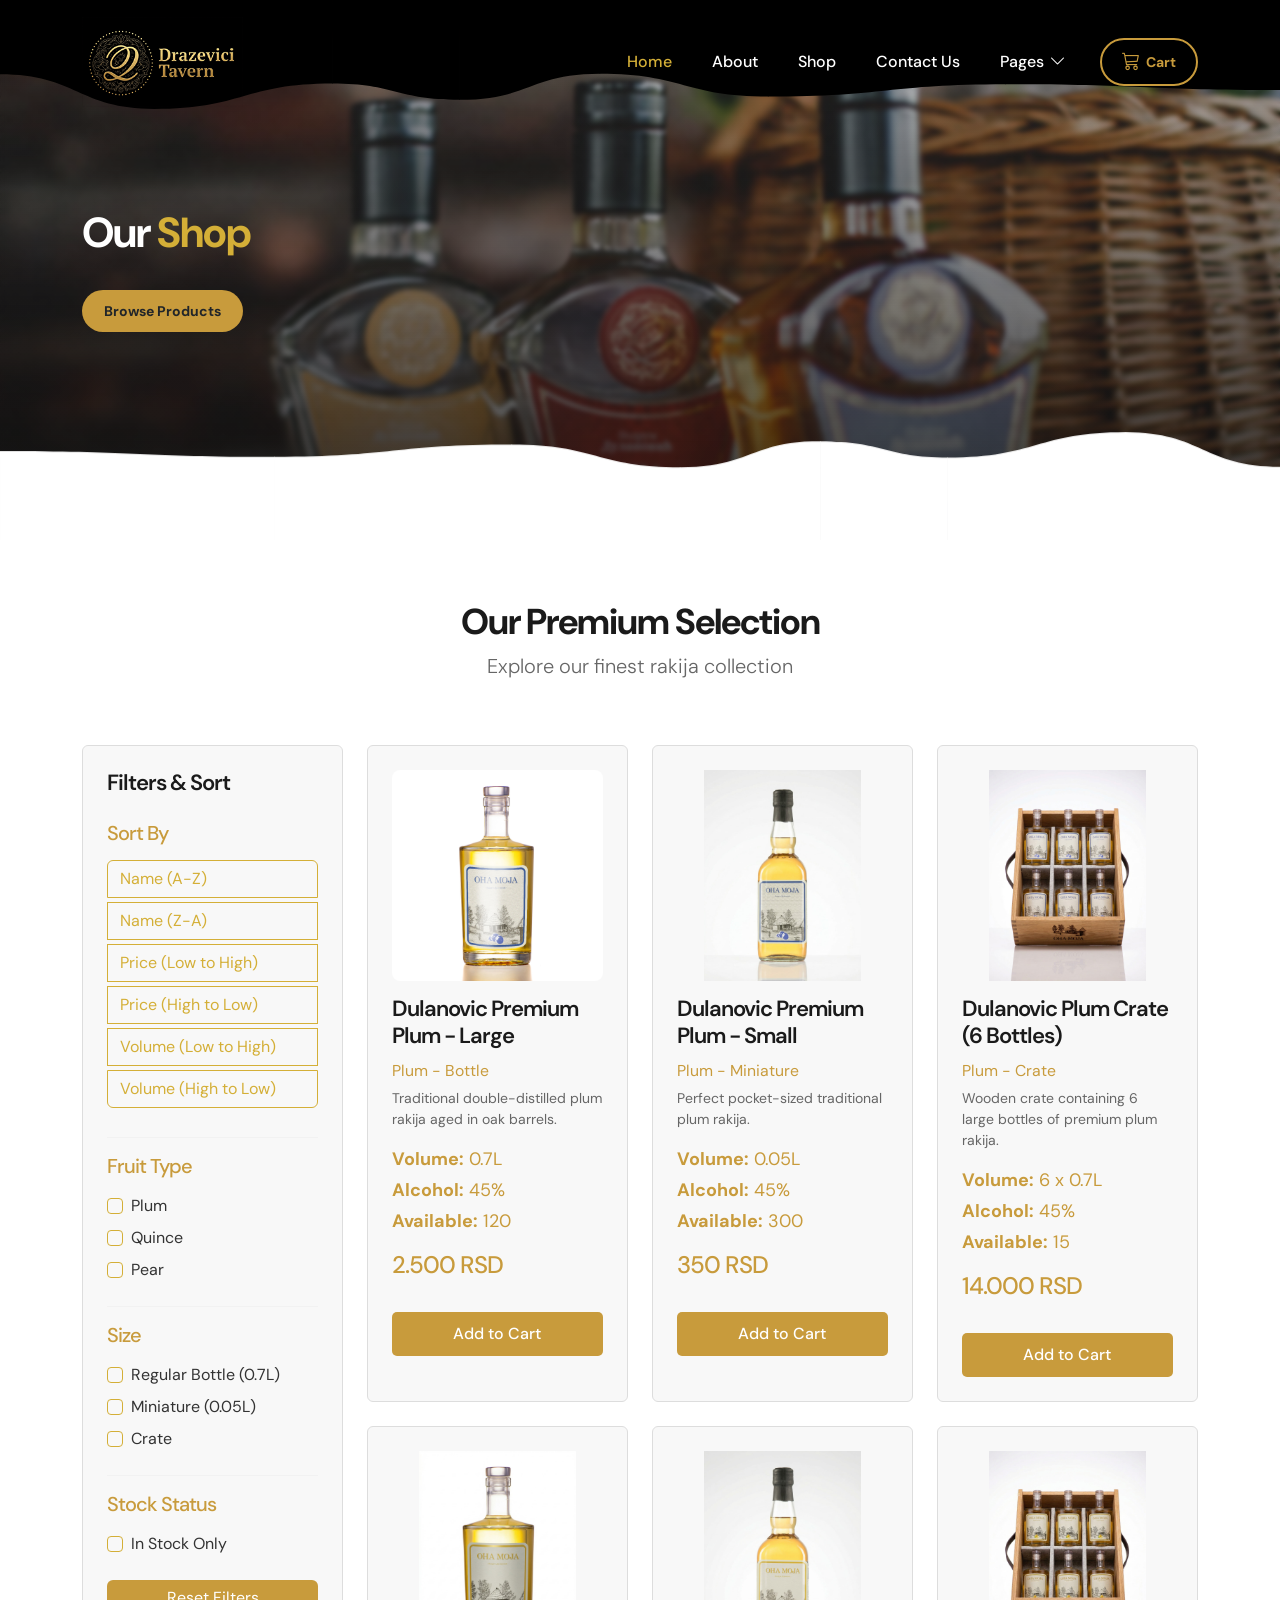
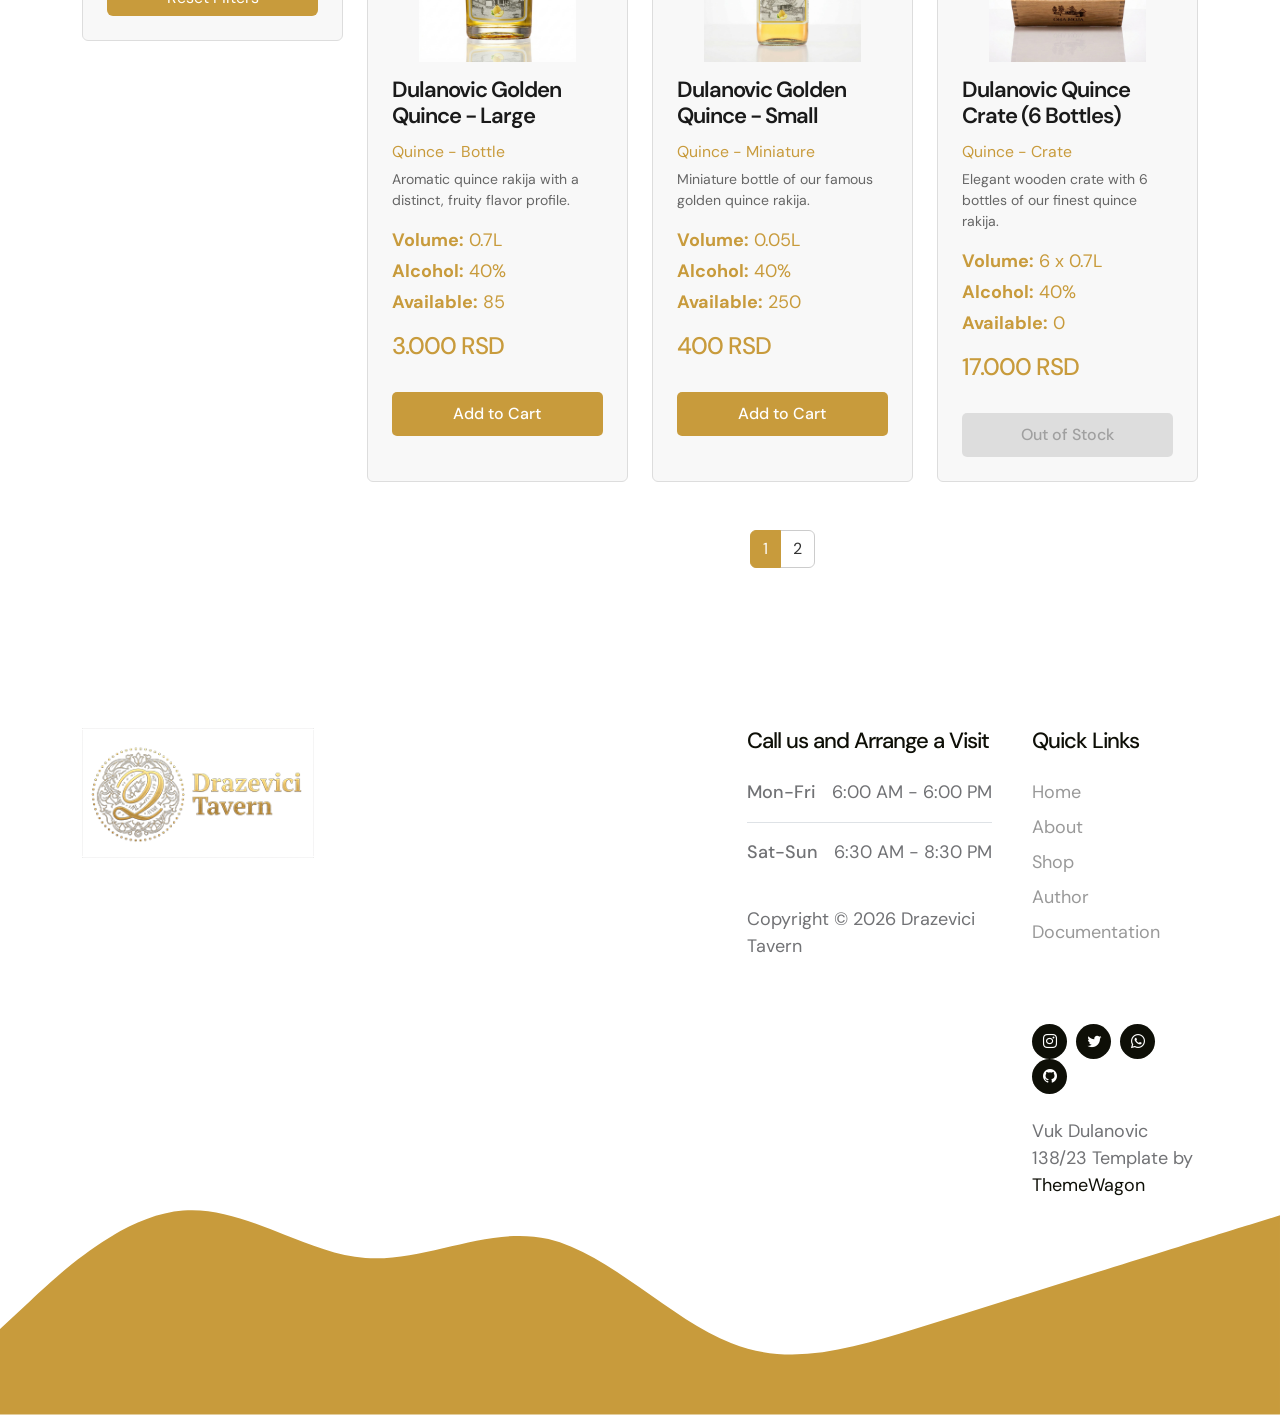
<file: shop.html>
<!DOCTYPE html>
<html lang="en">
    <head>
        <meta charset="utf-8">
        <meta name="viewport" content="width=device-width, initial-scale=1">
        <meta name="description" content="Shop premium rakija with easy filtering, sorting, and secure checkout.">
        <meta name="keywords" content="buy rakija, rakija shop, Serbian spirits, filtering, sorting, e-commerce, store">
        <title>Shop - Drazevici Tavern</title>
        <link rel="icon" type="image/x-icon" href="assets/images/favicon.ico">
        <link rel="sitemap" type="application/xml" href="sitemap.xml">
        <link rel="alternate" type="application/rss+xml" href="rss.xml" title="Drazevici Tavern RSS Feed">
        <link rel="preconnect" href="https://fonts.googleapis.com">
        <link rel="preconnect" href="https://fonts.gstatic.com" crossorigin>
        <link href="https://fonts.googleapis.com/css2?family=DM+Sans:ital,wght@0,400;0,500;0,700;1,400&display=swap" rel="stylesheet">
        <link href="assets/css/bootstrap.min.css" rel="stylesheet">
        <link href="assets/css/bootstrap-icons.css" rel="stylesheet">
        <link href="assets/css/main.css" rel="stylesheet">
    </head>
    <body>
        <main>
            <nav class="navbar navbar-expand-lg">
                <div class="container">
                    <a class="navbar-brand d-flex align-items-center" href="index.html">
                        <img src="assets/images/logo.png" class="navbar-brand-image img-fluid" alt="Drazevici Tavern">
                    </a>
                    <div class="d-lg-none ms-auto me-3">
                        <div class="cart-nav-wrapper">
                            <a class="btn custom-btn custom-border-btn" id="cart-btn-mobile" href="#" role="button"><i class="bi bi-cart3"></i> Cart</a>
                            <span class="cart-badge cart-badge-hidden" id="cart-badge-mobile">0</span>
                        </div>
                    </div>
                    <button class="navbar-toggler" type="button" data-bs-toggle="collapse" data-bs-target="#navbarNav" aria-controls="navbarNav" aria-expanded="false" aria-label="Toggle navigation">
                        <span class="navbar-toggler-icon"></span>
                    </button>
                    <div class="collapse navbar-collapse" id="navbarNav">
                        <ul class="navbar-nav ms-lg-auto">
                            <li class="nav-item">
                                <a class="nav-link" href="index.html#section_1">Home</a>
                            </li>
                            <li class="nav-item">
                                <a class="nav-link" href="about.html">About</a>
                            </li>
                            <li class="nav-item">
                                <a class="nav-link active" href="shop.html">Shop</a>
                            </li>
                            <li class="nav-item">
                                <a class="nav-link smoothscroll" href="index.html#section_5">Contact Us</a>
                            </li>
                            <li class="nav-item dropdown">
                                <a class="nav-link dropdown-toggle" href="#" id="navbarLightDropdownMenuLink" role="button" data-bs-toggle="dropdown" aria-expanded="false">Pages</a>
                                <ul class="dropdown-menu dropdown-menu-light" aria-labelledby="navbarLightDropdownMenuLink">
                                    <li><a class="dropdown-item" href="author.html">Author</a></li>
                                    <li><a class="dropdown-item" href="documentation.pdf">Documentation</a></li>
                                </ul>
                            </li>
                        </ul>
                        <div class="d-none d-lg-block ms-lg-3">
                            <div class="cart-nav-wrapper">
                                <a class="btn custom-btn custom-border-btn" id="cart-btn-desktop" href="#" role="button"><i class="bi bi-cart3"></i> Cart</a>
                                <span class="cart-badge cart-badge-hidden" id="cart-badge-desktop">0</span>
                            </div>
                        </div>
                    </div>
                </div>
            </nav>
            <div class="offcanvas offcanvas-end" data-bs-scroll="true" tabindex="-1" id="offcanvasCart" aria-labelledby="offcanvasCartLabel">
                <div class="offcanvas-header">
                    <h5 class="offcanvas-title" id="offcanvasCartLabel">Shopping Cart</h5>
                    <button type="button" class="btn-close" data-bs-dismiss="offcanvas" aria-label="Close"></button>
                </div>
                <div class="offcanvas-body d-flex flex-column">
                    <div id="cart-items-container">
                        <!-- Cart items will be populated here -->
                    </div>
                    <div class="mt-auto">
                        <div class="cart-total mb-4 pb-3 border-top">
                            <h5 class="text-white mb-3">Total: <span id="cart-total">РСД 0</span></h5>
                            <button class="btn custom-btn w-100">Checkout</button>
                        </div>
                    </div>
                </div>
            </div>
            <section class="hero-section hero-50 hero-bg-shop d-flex justify-content-center align-items-center" id="section_1">
                <div class="section-overlay"></div>
                <svg viewBox="0 0 1962 178" xmlns="http://www.w3.org/2000/svg" xmlns:xlink="http://www.w3.org/1999/xlink"><path fill="#000000" d="M 0 114 C 118.5 114 118.5 167 237 167 L 237 167 L 237 0 L 0 0 Z" stroke-width="0"></path> <path fill="#000000" d="M 236 167 C 373 167 373 128 510 128 L 510 128 L 510 0 L 236 0 Z" stroke-width="0"></path> <path fill="#000000" d="M 509 128 C 607 128 607 153 705 153 L 705 153 L 705 0 L 509 0 Z" stroke-width="0"></path><path fill="#000000" d="M 704 153 C 812 153 812 113 920 113 L 920 113 L 920 0 L 704 0 Z" stroke-width="0"></path><path fill="#000000" d="M 919 113 C 1048.5 113 1048.5 148 1178 148 L 1178 148 L 1178 0 L 919 0 Z" stroke-width="0"></path><path fill="#000000" d="M 1177 148 C 1359.5 148 1359.5 129 1542 129 L 1542 129 L 1542 0 L 1177 0 Z" stroke-width="0"></path><path fill="#000000" d="M 1541 129 C 1751.5 129 1751.5 138 1962 138 L 1962 138 L 1962 0 L 1541 0 Z" stroke-width="0"></path></svg>
                <div class="container">
                    <div class="row">
                        <div class="col-lg-6 col-12">
                            <h1 class="cd-headline rotate-1 text-white mb-4 pb-2">
                                <span>Our</span>
                                <span class="cd-words-wrapper">
                                    <b class="is-visible">Shop</b>
                                </span>
                            </h1>
                            <a href="#shop-section" class="btn custom-btn smoothscroll me-3">Browse Products</a>
                        </div>
                    </div>
                </div>
                <svg viewBox="0 0 1962 178" xmlns="http://www.w3.org/2000/svg" xmlns:xlink="http://www.w3.org/1999/xlink"><path fill="#ffffff" d="M 0 114 C 118.5 114 118.5 167 237 167 L 237 167 L 237 0 L 0 0 Z" stroke-width="0"></path> <path fill="#ffffff" d="M 236 167 C 373 167 373 128 510 128 L 510 128 L 510 0 L 236 0 Z" stroke-width="0"></path> <path fill="#ffffff" d="M 509 128 C 607 128 607 153 705 153 L 705 153 L 705 0 L 509 0 Z" stroke-width="0"></path><path fill="#ffffff" d="M 704 153 C 812 153 812 113 920 113 L 920 113 L 920 0 L 704 0 Z" stroke-width="0"></path><path fill="#ffffff" d="M 919 113 C 1048.5 113 1048.5 148 1178 148 L 1178 148 L 1178 0 L 919 0 Z" stroke-width="0"></path><path fill="#ffffff" d="M 1177 148 C 1359.5 148 1359.5 129 1542 129 L 1542 129 L 1542 0 L 1177 0 Z" stroke-width="0"></path><path fill="#ffffff" d="M 1541 129 C 1751.5 129 1751.5 138 1962 138 L 1962 138 L 1962 0 L 1541 0 Z" stroke-width="0"></path></svg>
            </section>
            <section class="shop-section section-padding" id="shop-section">
                <div class="container">
                    <div class="row mb-5">
                        <div class="col-lg-12 col-12 text-center">
                            <h2>Our Premium Selection</h2>
                            <p class="lead">Explore our finest rakija collection</p>
                        </div>
                    </div>
                    <div class="row">
                        <!-- Filters Sidebar -->
                        <div class="col-lg-3 col-12 mb-4 mb-lg-0">
                            <div class="filters-card p-4 rounded">
                                <h5 class="mb-4">Filters & Sort</h5>
                                <!-- Sort Options -->
                                <div class="mb-4">
                                    <h6 class="mb-3">Sort By</h6>
                                    <div class="btn-group-vertical w-100" role="group">
                                        <input type="radio" class="btn-check sort-option" name="sort" id="sort-name-asc" value="name-asc">
                                        <label class="btn btn-outline-secondary text-start" for="sort-name-asc">Name (A-Z)</label>
                                        <input type="radio" class="btn-check sort-option" name="sort" id="sort-name-desc" value="name-desc">
                                        <label class="btn btn-outline-secondary text-start" for="sort-name-desc">Name (Z-A)</label>
                                        <input type="radio" class="btn-check sort-option" name="sort" id="sort-price-low" value="price-low">
                                        <label class="btn btn-outline-secondary text-start" for="sort-price-low">Price (Low to High)</label>
                                        <input type="radio" class="btn-check sort-option" name="sort" id="sort-price-high" value="price-high">
                                        <label class="btn btn-outline-secondary text-start" for="sort-price-high">Price (High to Low)</label>
                                        <input type="radio" class="btn-check sort-option" name="sort" id="sort-volume-low" value="volume-low">
                                        <label class="btn btn-outline-secondary text-start" for="sort-volume-low">Volume (Low to High)</label>
                                        <input type="radio" class="btn-check sort-option" name="sort" id="sort-volume-high" value="volume-high">
                                        <label class="btn btn-outline-secondary text-start" for="sort-volume-high">Volume (High to Low)</label>
                                    </div>
                                </div>
                                <hr>
                                <!-- Fruit Filter -->
                                <div class="mb-4">
                                    <h6 class="mb-3">Fruit Type</h6>
                                    <div class="filter-checkboxes">
                                        <div class="form-check mb-2">
                                            <input type="checkbox" class="form-check-input fruit-filter" id="fruit-plum" value="Plum">
                                            <label class="form-check-label" for="fruit-plum">Plum</label>
                                        </div>
                                        <div class="form-check mb-2">
                                            <input type="checkbox" class="form-check-input fruit-filter" id="fruit-quince" value="Quince">
                                            <label class="form-check-label" for="fruit-quince">Quince</label>
                                        </div>
                                        <div class="form-check mb-2">
                                            <input type="checkbox" class="form-check-input fruit-filter" id="fruit-pear" value="Pear">
                                            <label class="form-check-label" for="fruit-pear">Pear</label>
                                        </div>
                                    </div>
                                </div>
                                <hr>
                                <!-- Size Filter -->
                                <div class="mb-4">
                                    <h6 class="mb-3">Size</h6>
                                    <div class="filter-checkboxes">
                                        <div class="form-check mb-2">
                                            <input type="checkbox" class="form-check-input size-filter" id="size-bottle" value="Bottle">
                                            <label class="form-check-label" for="size-bottle">Regular Bottle (0.7L)</label>
                                        </div>
                                        <div class="form-check mb-2">
                                            <input type="checkbox" class="form-check-input size-filter" id="size-miniature" value="Miniature">
                                            <label class="form-check-label" for="size-miniature">Miniature (0.05L)</label>
                                        </div>
                                        <div class="form-check mb-2">
                                            <input type="checkbox" class="form-check-input size-filter" id="size-crate" value="Crate">
                                            <label class="form-check-label" for="size-crate">Crate</label>
                                        </div>
                                    </div>
                                </div>
                                <hr>
                                <!-- Stock Availability Filter -->
                                <div class="mb-4">
                                    <h6 class="mb-3">Stock Status</h6>
                                    <div class="filter-checkboxes">
                                        <div class="form-check mb-2">
                                            <input type="checkbox" class="form-check-input" id="in-stock-filter">
                                            <label class="form-check-label" for="in-stock-filter">In Stock Only</label>
                                        </div>
                                    </div>
                                </div>
                                <button class="btn w-100" id="reset-filters">Reset Filters</button>
                            </div>
                        </div>
                        <!-- Products Grid -->
                        <div class="col-lg-9 col-12">
                            <div class="row" id="products-grid">
                                <!-- Products will be loaded here -->
                            </div>
                        </div>
                    </div>
                </div>
            </section>
        </main>
        <footer class="site-footer">
            <div class="container">
                <div class="row">
                    <div class="col-lg-6 col-12 me-auto mb-5 mb-lg-0">
                        <a class="navbar-brand d-flex align-items-center" href="index.html">
                            <img src="assets/images/logo.png" class="navbar-brand-image footer-logo img-fluid" alt="Drazevici Tavern">
                        </a>
                    </div>
                    <div class="col-lg-3 col-12">
                        <h5 class="site-footer-title mb-4">Call us and Arrange a Visit</h5>
                        <p class="d-flex border-bottom pb-3 mb-3 me-lg-3">
                            <span>Mon-Fri</span>
                            6:00 AM - 6:00 PM
                        </p>
                        <p class="d-flex me-lg-3">
                            <span>Sat-Sun</span>
                            6:30 AM - 8:30 PM
                        </p>
                        <br>
                        <p class="copyright-text">Copyright © 2026 Drazevici Tavern</p>
                    </div>
                    <div class="col-lg-2 col-12">
                        <h5 class="site-footer-title mb-4">Quick Links</h5>
                        <ul class="list-unstyled">
                            <li class="mb-2"><a href="index.html" class="footer-link">Home</a></li>
                            <li class="mb-2"><a href="about.html" class="footer-link">About</a></li>
                            <li class="mb-2"><a href="shop.html" class="footer-link">Shop</a></li>
                            <li class="mb-2"><a href="author.html" class="footer-link">Author</a></li>
                            <li><a href="documentation.pdf" class="footer-link">Documentation</a></li>
                        </ul>
                    </div>
                        <div class="col-lg-2 col-12 ms-auto">
                            <ul class="social-icon mt-lg-5 mt-3 mb-4">
                                <li class="social-icon-item">
                                    <a href="https://www.instagram.com" target="_blank" class="social-icon-link bi-instagram"></a>
                                </li>
                                <li class="social-icon-item">
                                    <a href="https://www.x.com" target="_blank" class="social-icon-link bi-twitter">
                                    </a>
                                </li>
                                <li class="social-icon-item">
                                    <a href="https://www.whatsapp.com" target="_blank" class="social-icon-link bi-whatsapp"></a>
                                </li>
                                <li class="social-icon-item">
                                    <a href="https://github.com/Vuk2255/Drazevici-Tavern" target="_blank" class="social-icon-link bi-github"></a>
                                </li>
                            </ul>
                            <p class="copyright-text">Vuk Dulanovic 138/23 Template by <a href="https://themewagon.com/themes/tiya/" target="_blank">ThemeWagon</a></p>
                        </div>
                </div>
            </div>
            <svg xmlns="http://www.w3.org/2000/svg" viewBox="0 0 1440 320"><path fill="#C89B3C" fill-opacity="1" d="M0,224L34.3,192C68.6,160,137,96,206,90.7C274.3,85,343,139,411,144C480,149,549,107,617,122.7C685.7,139,754,213,823,240C891.4,267,960,245,1029,224C1097.1,203,1166,181,1234,160C1302.9,139,1371,117,1406,106.7L1440,96L1440,320L1405.7,320C1371.4,320,1303,320,1234,320C1165.7,320,1097,320,1029,320C960,320,891,320,823,320C754.3,320,686,320,617,320C548.6,320,480,320,411,320C342.9,320,274,320,206,320C137.1,320,69,320,34,320L0,320Z"></path></svg>
        </footer>
        <script src="assets/js/main.js"></script>
    </body>
</html>
</file>
<file: assets/css/main.css>
/*

Drazevici Tavern - Main Stylesheet

Consolidated from templatemo-tiya-golf-club.css and drazevici-tavern.css
with inline styles moved to CSS classes

*/

/*---------------------------------------
  CUSTOM PROPERTIES ( VARIABLES )             
-----------------------------------------*/
:root {
  --white-color:                  #ffffff;
  --primary-color:                #81B29A;
  --secondary-color:              #0e0f07;
  --section-bg-color:             #F4F1DE;
  --custom-btn-bg-color:          #C89B3C;
  --custom-btn-bg-hover-color:    #D4AF37;
  --dark-color:                   #000000;
  --p-color:                      #717275;
  --link-hover-color:             #D4AF37;

  --body-font-family:             'DM Sans', sans-serif;

  --h1-font-size:                 42px;
  --h2-font-size:                 36px;
  --h3-font-size:                 28px;
  --h4-font-size:                 24px;
  --h5-font-size:                 22px;
  --h6-font-size:                 20px;
  --p-font-size:                  18px;
  --menu-font-size:               16px;
  --btn-font-size:                14px;

  --border-radius-large:          100px;
  --border-radius-medium:         20px;
  --border-radius-small:          10px;

  --font-weight-normal:           400;
  --font-weight-medium:           500;
  --font-weight-bold:             700;
}

body {
  background-color: var(--white-color);
  font-family: var(--body-font-family);
}

/*---------------------------------------
  TYPOGRAPHY               
-----------------------------------------*/

h2,
h3,
h4,
h5,
h6 {
  color: var(--dark-color);
}

h1,
h2,
h3,
h4,
h5,
h6 {
  font-weight: var(--font-weight-medium);
  letter-spacing: -1px;
}

h1 {
  font-size: var(--h1-font-size);
  font-weight: var(--font-weight-bold);
}

h2 {
  font-size: var(--h2-font-size);
  font-weight: var(--font-weight-bold);
}

h3 {
  font-size: var(--h3-font-size);
}

h4 {
  font-size: var(--h4-font-size);
}

h5 {
  font-size: var(--h5-font-size);
}

h6 {
  font-size: var(--h6-font-size);
}

p {
  color: var(--p-color);
  font-size: var(--p-font-size);
  font-weight: var(--font-weight-normal);
}

ul li {
  color: var(--p-color);
  font-size: var(--p-font-size);
  font-weight: var(--font-weight-normal);
}

a, 
button {
  touch-action: manipulation;
  transition: all 0.3s;
}

a {
  display: inline-block;
  color: var(--secondary-color);
  text-decoration: none;
}

a:hover {
  color: var(--link-hover-color);
}

b,
strong {
  font-weight: var(--font-weight-bold);
}

/*---------------------------------------
  SECTION               
-----------------------------------------*/
.section-bg {
  background-color: var(--section-bg-color);
}

.section-padding {
  padding-top: 100px;
  padding-bottom: 100px;
}

.section-overlay {
  content: "";
  background: rgba(0, 0, 0, 0) linear-gradient(rgba(12, 12, 12, 0.12) 0%, rgba(12, 12, 12, 0.82) 100%) repeat scroll 0% 0%;
  -webkit-backdrop-filter: blur(2px);
  backdrop-filter: blur(2px);
  position: absolute;
  top: 0;
  right: 0;
  bottom: 0;
  left: 0;
  pointer-events: none;
}

::selection {
  background-color: #C89B3C;
  color: var(--white-color);
}

/*---------------------------------------
  ANIMATED HEADLINE               
-----------------------------------------*/
.cd-words-wrapper {
  display: inline-block;
  position: relative;
  text-align: left;
}

.cd-words-wrapper b {
  color: var(--link-hover-color);
  display: inline-block;
  position: absolute;
  white-space: nowrap;
  left: 0;
  top: 0;
}

.cd-words-wrapper b.is-visible {
  position: relative;
}

.no-js .cd-words-wrapper b {
  opacity: 0;
}

.no-js .cd-words-wrapper b.is-visible {
  opacity: 1;
}

.cd-headline.rotate-1 .cd-words-wrapper {
  -webkit-perspective: 300px;
  -moz-perspective: 300px;
  perspective: 300px;
}
.cd-headline.rotate-1 b {
  opacity: 0;
  -webkit-transform-origin: 50% 100%;
  -moz-transform-origin: 50% 100%;
  -ms-transform-origin: 50% 100%;
  -o-transform-origin: 50% 100%;
  transform-origin: 50% 100%;
  -webkit-transform: rotateX(180deg);
  -moz-transform: rotateX(180deg);
  -ms-transform: rotateX(180deg);
  -o-transform: rotateX(180deg);
  transform: rotateX(180deg);
}
.cd-headline.rotate-1 b.is-visible {
  opacity: 1;
  -webkit-transform: rotateX(0deg);
  -moz-transform: rotateX(0deg);
  -ms-transform: rotateX(0deg);
  -o-transform: rotateX(0deg);
  transform: rotateX(0deg);
  -webkit-animation: cd-rotate-1-in 1.2s;
  -moz-animation: cd-rotate-1-in 1.2s;
  animation: cd-rotate-1-in 1.2s;
}
.cd-headline.rotate-1 b.is-hidden {
  -webkit-transform: rotateX(180deg);
  -moz-transform: rotateX(180deg);
  -ms-transform: rotateX(180deg);
  -o-transform: rotateX(180deg);
  transform: rotateX(180deg);
  -webkit-animation: cd-rotate-1-out 1.2s;
  -moz-animation: cd-rotate-1-out 1.2s;
  animation: cd-rotate-1-out 1.2s;
}

@-webkit-keyframes cd-rotate-1-in {
  0% {
    -webkit-transform: rotateX(180deg);
    opacity: 0;
  }
  35% {
    -webkit-transform: rotateX(120deg);
    opacity: 0;
  }
  65% {
    opacity: 0;
  }
  100% {
    -webkit-transform: rotateX(360deg);
    opacity: 1;
  }
}
@-moz-keyframes cd-rotate-1-in {
  0% {
    -moz-transform: rotateX(180deg);
    opacity: 0;
  }
  35% {
    -moz-transform: rotateX(120deg);
    opacity: 0;
  }
  65% {
    opacity: 0;
  }
  100% {
    -moz-transform: rotateX(360deg);
    opacity: 1;
  }
}
@keyframes cd-rotate-1-in {
  0% {
    -webkit-transform: rotateX(180deg);
    -moz-transform: rotateX(180deg);
    -ms-transform: rotateX(180deg);
    -o-transform: rotateX(180deg);
    transform: rotateX(180deg);
    opacity: 0;
  }
  35% {
    -webkit-transform: rotateX(120deg);
    -moz-transform: rotateX(120deg);
    -ms-transform: rotateX(120deg);
    -o-transform: rotateX(120deg);
    transform: rotateX(120deg);
    opacity: 0;
  }
  65% {
    opacity: 0;
  }
  100% {
    -webkit-transform: rotateX(360deg);
    -moz-transform: rotateX(360deg);
    -ms-transform: rotateX(360deg);
    -o-transform: rotateX(360deg);
    transform: rotateX(360deg);
    opacity: 1;
  }
}
@-webkit-keyframes cd-rotate-1-out {
  0% {
    -webkit-transform: rotateX(0deg);
    opacity: 1;
  }
  35% {
    -webkit-transform: rotateX(-40deg);
    opacity: 1;
  }
  65% {
    opacity: 0;
  }
  100% {
    -webkit-transform: rotateX(180deg);
    opacity: 0;
  }
}
@-moz-keyframes cd-rotate-1-out {
  0% {
    -moz-transform: rotateX(0deg);
    opacity: 1;
  }
  35% {
    -moz-transform: rotateX(-40deg);
    opacity: 1;
  }
  65% {
    opacity: 0;
  }
  100% {
    -moz-transform: rotateX(180deg);
    opacity: 0;
  }
}
@keyframes cd-rotate-1-out {
  0% {
    -webkit-transform: rotateX(0deg);
    -moz-transform: rotateX(0deg);
    -ms-transform: rotateX(0deg);
    -o-transform: rotateX(0deg);
    transform: rotateX(0deg);
    opacity: 1;
  }
  35% {
    -webkit-transform: rotateX(-40deg);
    -moz-transform: rotateX(-40deg);
    -ms-transform: rotateX(-40deg);
    -o-transform: rotateX(-40deg);
    transform: rotateX(-40deg);
    opacity: 1;
  }
  65% {
    opacity: 0;
  }
  100% {
    -webkit-transform: rotateX(180deg);
    -moz-transform: rotateX(180deg);
    -ms-transform: rotateX(180deg);
    -o-transform: rotateX(180deg);
    transform: rotateX(180deg);
    opacity: 0;
  }
}

/*---------------------------------------
  CUSTOM BUTTON               
-----------------------------------------*/
.custom-btn {
  background: var(--custom-btn-bg-color);
  border: 2px solid transparent;
  border-radius: var(--border-radius-large);
  color: var(--black-color);
  font-size: var(--btn-font-size);
  font-weight: var(--font-weight-bold);
  line-height: normal;
  transition: all 0.3s;
  padding: 10px 20px;
}

.custom-btn:hover {
  background: var(--custom-btn-bg-hover-color);
  color: var(--black-color);
}

.custom-border-btn {
  background: transparent;
  border: 2px solid var(--custom-btn-bg-color);
  color: var(--custom-btn-bg-color);
}

.custom-border-btn:hover {
  background: var(--custom-btn-bg-color);
  border-color: transparent;
  color: var(--white-color);
}

.custom-btn-bg-white {
  border-color: var(--white-color);
  color: var(--white-color);
}

.custom-btn-group .link {
  color: var(--white-color);
  font-weight: var(--font-weight-medium);
}

.custom-btn-group .link:hover {
  color: var(--link-hover-color);
}

/*---------------------------------------
  NAVIGATION BAR & OFFCANVAS              
-----------------------------------------*/
.offcanvas {
  background-color: var(--primary-color);
  padding: 30px;
}

.offcanvas.offcanvas-end {
  border-left: 0;
}

.offcanvas-header .btn-close {
  transition: all 0.3s;
}

.offcanvas-header .btn-close:hover {
  transform: rotate(180deg);
}

.offcanvas svg {
  position: absolute;
  bottom: 0;
  right: 0;
  left: 0;
}

.sticky-wrapper {
  position: absolute;
  top: 0;
  right: 0;
  left: 0;
}

.sticky-wrapper.is-sticky .navbar {
  background: #000000;
  padding-top: 8px;
  padding-bottom: 8px;
}

.sticky-wrapper.is-sticky .navbar-brand-image {
  height: 70px;
}

.sticky-wrapper.is-sticky .navbar-nav .nav-link.active {
  color: var(--link-hover-color);
}

.sticky-wrapper.is-sticky .navbar-nav .nav-link.active:hover,
.sticky-wrapper.is-sticky .navbar-nav .nav-link.active:focus {
  color: var(--link-hover-color) !important;
}

.navbar {
  background: transparent;
  z-index: 1050;
  padding-top: 12px;
  padding-bottom: 12px;
  transition: background 0.25s ease, box-shadow 0.25s ease, border-color 0.25s ease, backdrop-filter 0.25s ease;
  position: relative;
}

.navbar-dark-page {
  background: #000000;
}

.navbar-brand,
.navbar-brand:hover {
  font-size: var(--h4-font-size);
  font-weight: var(--font-weight-bold);
  display: block;
  color: var(--dark-color);
  max-width: 48px;
}

.navbar .navbar-brand,
.navbar .navbar-brand:hover {
  color: var(--white-color);
}

.navbar .navbar-brand-image {
  filter: none;
}

.navbar-brand-image {
  width: auto;
  height: 90px;
  max-width: 220px;
  object-fit: contain;
  outline: none;
  border: 0;
  box-shadow: none;
}

.site-footer .footer-logo {
  height: 130px;
  max-width: 320px;
  outline: none;
  border: 0;
  box-shadow: none;
}

.navbar-brand,
.navbar-brand:focus,
.navbar-brand:active {
  outline: none;
  box-shadow: none;
}

.navbar-brand-text {
  line-height: normal;
  margin-left: 10px;
  position: relative;
  bottom: 5px;
}

.navbar-brand-text small {
  display: block;
  font-size: 10px;
  line-height: 1;
  text-transform: uppercase;
}

.navbar-expand-lg .navbar-nav .nav-link {
  border-radius: var(--border-radius-large);
  margin: 10px;
  padding: 10px;
}

.navbar-nav .nav-link {
  display: inline-block;
  color: var(--white-color);
  font-size: var(--menu-font-size);
  font-weight: var(--font-weight-medium);
  padding-top: 15px;
  padding-bottom: 15px;
}

.navbar-nav .nav-link.active, 
.navbar-nav .nav-link:hover {
  color: var(--link-hover-color);
}

.bottle-image-wrap {
  overflow: visible;
  --bs-aspect-ratio: 100%;
  max-width: 620px;
  width: 100%;
  margin-left: auto;
}

.bottle-image {
  transform: none;
  transform-origin: center center;
  object-fit: contain !important;
}

.navbar .dropdown-menu {
  background: var(--white-color);
  box-shadow: 0 1rem 3rem rgba(0,0,0,.175);
  border: 0;
  display: inherit;
  opacity: 0;
  min-width: 9rem;
  margin-top: 20px;
  padding: 13px 0 10px 0;
  transition: all 0.3s;
  pointer-events: none;
}

.navbar .dropdown-menu::before {
  content: "";
  width: 0;
  height: 0;
  border-left: 20px solid transparent;
  border-right: 20px solid transparent;
  border-bottom: 15px solid var(--white-color);
  position: absolute;
  top: -10px;
  left: 10px;
}

.navbar .dropdown-item {
  display: inline-block;
  color: var(--p-color);
  font-size: var(--menu-font-size);
  font-weight: var(--font-weight-medium);
  position: relative;
}

.navbar .dropdown-item.active, 
.navbar .dropdown-item:active,
.navbar .dropdown-item:focus, 
.navbar .dropdown-item:hover {
  background: transparent;
  color: var(--link-hover-color);
}

.navbar .dropdown-toggle::after {
  content: "\f282";
  display: inline-block;
  font-family: bootstrap-icons !important;
  font-size: var(--copyright-font-size);
  font-style: normal;
  font-weight: normal !important;
  font-variant: normal;
  text-transform: none;
  line-height: 1;
  vertical-align: -.125em;
  -webkit-font-smoothing: antialiased;
  -moz-osx-font-smoothing: grayscale;
  position: relative;
  left: 2px;
  border: 0;
}

@media screen and (min-width: 992px) {
  .navbar .dropdown:hover .dropdown-menu {
    opacity: 1;
    margin-top: 0;
    pointer-events: auto;
  }
}

.navbar-toggler {
  border: 0;
  padding: 0;
  cursor: pointer;
  margin: 0;
  width: 30px;
  height: 35px;
  outline: none;
}

.navbar-toggler:focus {
  outline: none;
  box-shadow: none;
}

.navbar-toggler[aria-expanded="true"] .navbar-toggler-icon {
  background: transparent;
}

.navbar-toggler[aria-expanded="true"] .navbar-toggler-icon:before,
.navbar-toggler[aria-expanded="true"] .navbar-toggler-icon:after {
  transition: top 300ms 50ms ease, -webkit-transform 300ms 350ms ease;
  transition: top 300ms 50ms ease, transform 300ms 350ms ease;
  transition: top 300ms 50ms ease, transform 300ms 350ms ease, -webkit-transform 300ms 350ms ease;
  top: 0;
}

.navbar-toggler[aria-expanded="true"] .navbar-toggler-icon:before {
  transform: rotate(45deg);
}

.navbar-toggler[aria-expanded="true"] .navbar-toggler-icon:after {
  transform: rotate(-45deg);
}

.navbar-toggler .navbar-toggler-icon {
  background: var(--white-color);
  transition: background 10ms 300ms ease;
  display: block;
  width: 30px;
  height: 2px;
  position: relative;
}

.navbar-toggler .navbar-toggler-icon:before,
.navbar-toggler .navbar-toggler-icon:after {
  transition: top 300ms 350ms ease, -webkit-transform 300ms 50ms ease;
  transition: top 300ms 350ms ease, transform 300ms 50ms ease;
  transition: top 300ms 350ms ease, transform 300ms 50ms ease, -webkit-transform 300ms 50ms ease;
  position: absolute;
  right: 0;
  left: 0;
  background: var(--white-color);
  width: 30px;
  height: 2px;
  content: '';
}

.navbar-toggler .navbar-toggler-icon::before {
  top: -8px;
}

.navbar-toggler .navbar-toggler-icon::after {
  top: 8px;
}

/*---------------------------------------
  HERO        
-----------------------------------------*/
.hero-section {
  background-image: url('../images/draz.jpg');
  background-repeat: no-repeat;
  background-size: cover;
  background-position: center;
  position: relative;
  padding-top: 100px;
  padding-bottom: 100px;
  height: 100vh;
  min-height: 670px;
  margin-bottom: -90px;
}

.hero-50 {
  height: auto;
  min-height: 540px;
  margin-bottom: -100px;
}

.hero-50 .container + svg {
  transform: rotate(180deg);
}

.hero-section .ratio {
  border-radius: var(--border-radius-medium);
  overflow: hidden;
}

.hero-section svg {
  position: absolute;
  right: 0;
  left: 0;
}

.hero-section > svg {
  top: 0;
}

.hero-section .container + svg {
  top: auto;
  bottom: -1px;
}

.hero-section .row {
  position: relative;
  z-index: 22;
}

/*---------------------------------------
  BACKGROUND IMAGE SECTION        
-----------------------------------------*/
.section-bg-image {
  background: #070707;
  position: relative;
  margin-bottom: -70px;
  padding: 40px 0 70px;
}

.section-bg-image-block {
  backdrop-filter: blur(5px) saturate(180%);
  -webkit-backdrop-filter: blur(5px) saturate(180%);
  background-color: rgba(255, 255, 255, 0.75);
  border-radius: var(--border-radius-medium);
  border: 1px solid rgba(209, 213, 219, 0.3);
  border-radius: var(--border-radius-medium);
  padding: 50px;
}

.product-slider-shell {
  position: relative;
  border: 0;
  border-radius: var(--border-radius-medium);
  background: #0e0e0e;
  padding: 28px 44px;
}

.product-slider-viewport {
  overflow: hidden;
}

.product-slider-track {
  display: flex;
  gap: 20px;
  transition: transform 0.35s ease;
}

.product-slide {
  flex: 0 0 calc((100% - 40px) / 3);
  min-width: 0;
  border: 1px solid rgba(200, 155, 60, 0.45);
  border-radius: var(--border-radius-small);
  background: #131313;
  color: #ffffff;
  padding: 18px;
  display: flex;
  flex-direction: column;
}

.product-slide img {
  width: 100%;
  height: 450px;
  object-fit: cover;
  border-radius: var(--border-radius-small);
  margin-bottom: 12px;
}

.product-slide h5 {
  color: #ffffff;
  font-size: 18px;
  margin-bottom: 6px;
}

.product-slide p {
  color: #d6d6d6;
  margin-bottom: 10px;
  font-size: 14px;
}

.product-slide .price {
  color: #D4AF37;
  font-weight: var(--font-weight-bold);
  margin-bottom: 10px;
}

.product-slide .add-to-cart-btn {
  align-self: flex-start;
  padding: 5px 10px;
  background-color: #D4AF37;
  color: #000000;
  border: none;
  border-radius: var(--border-radius-small);
  font-size: 12px;
  font-weight: var(--font-weight-bold);
  cursor: pointer;
  transition: all 0.3s;
  margin-top: auto;
}

.product-slide .add-to-cart-btn:hover {
  background-color: #C89B3C;
  transform: translateY(-2px);
}

.cart-nav-wrapper {
  position: relative;
  display: inline-block;
}

.cart-nav-wrapper a {
  display: inline-flex;
  align-items: center;
  gap: 6px;
}

.cart-nav-wrapper .bi {
  font-size: 18px;
}

.cart-badge {
  position: absolute;
  top: -8px;
  right: -8px;
  background-color: #D4AF37;
  color: #000000;
  border-radius: 50%;
  width: 22px;
  height: 22px;
  display: flex;
  align-items: center;
  justify-content: center;
  font-size: 11px;
  font-weight: var(--font-weight-bold);
  min-width: 22px;
}

.cart-badge-hidden {
  display: none;
}

#offcanvasCart {
  background-color: #1a1a1a;
  color: #ffffff;
  z-index: 1060;
}

#offcanvasCart.offcanvas {
  --bs-offcanvas-bg: #1a1a1a;
}

.offcanvas-backdrop {
  z-index: 1055;
}

.offcanvas-backdrop.show {
  opacity: 0.5;
}

#offcanvasCart .offcanvas-header {
  border-bottom: 1px solid rgba(200, 155, 60, 0.2);
}

#offcanvasCart .offcanvas-header .offcanvas-title {
  color: #ffffff;
}

#offcanvasCart .btn-close {
  filter: brightness(0) invert(1);
}

#offcanvasCart .offcanvas-body {
  color: #ffffff;
}

#offcanvasCart p,
#offcanvasCart h5,
#offcanvasCart h6 {
  color: #ffffff;
}

#offcanvasCart .bi {
  color: #ffffff;
}

.cart-item {
  background-color: #0e0e0e;
  padding: 12px;
  border-radius: var(--border-radius-small);
  color: #ffffff;
}

.cart-item h6 {
  color: #ffffff;
}

.cart-item p {
  color: #ffffff;
}

.cart-item .text-muted {
  color: #ffffff !important;
}

.cart-item .text-warning {
  color: #D4AF37 !important;
}

.cart-item .btn-sm {
  font-size: 11px;
  padding: 3px 6px;
  color: #ffffff;
}

.cart-item .btn-sm:hover {
  color: #ffffff;
}

.cart-item .remove-from-cart {
  padding: 4px 10px;
  background-color: #d32f2f;
  border-color: #d32f2f;
  color: #ffffff;
}

.cart-item .remove-from-cart:hover {
  background-color: #b71c1c;
  color: #ffffff;
}

.cart-item .increase-qty,
.cart-item .decrease-qty {
  color: #ffffff;
  border-color: rgba(200, 155, 60, 0.5);
}

.cart-item .increase-qty:hover,
.cart-item .decrease-qty:hover {
  background-color: rgba(200, 155, 60, 0.2);
  color: #ffffff;
  border-color: rgba(200, 155, 60, 0.8);
}

.cart-total {
  background-color: rgba(200, 155, 60, 0.1);
  padding: 15px;
  border-radius: var(--border-radius-small);
  color: #ffffff;
}

.cart-total h5 {
  color: #ffffff;
}

.product-slider-arrow {
  position: absolute;
  top: 50%;
  transform: translateY(-50%);
  border: 0;
  background: transparent;
  color: #D4AF37;
  width: 42px;
  height: 42px;
  border-radius: 50%;
  display: inline-flex;
  align-items: center;
  justify-content: center;
  z-index: 2;
}

.product-slider-arrow-left {
  left: 0;
}

.product-slider-arrow-right {
  right: 0;
}

.products-section {
  background-color: #000000;
}

.section-bg-image-block .input-group {
  background-color: var(--white-color);
  border-radius: var(--border-radius-large);
  padding: 10px 15px;
}

.section-bg-image-block .input-group-text {
  background-color: transparent;
  border: 0;
}

.section-bg-image-block input[type="email"] {
  border: 0;
  box-shadow: none;
  margin-bottom: 0;
  padding-left: 0;
}

.section-bg-image-block button[type="submit"] {
  background-color: var(--primary-color);
  border: 0;
  border-radius: var(--border-radius-large) !important;
  color: var(--white-color);
  max-width: 150px;
}

/*---------------------------------------
  ABOUT SECTOIN              
-----------------------------------------*/
.about-section {
  padding-bottom: 70px;
  background-color: #ffffff;
  margin-top: 60px;
  margin-bottom: 60px;
}

.section-heading {
  color: #1a1a1a;
  margin-bottom: 20px;
}

.section-text {
  color: #555;
  font-size: 16px;
  line-height: 1.8;
  margin-bottom: 15px;
}

.img-about {
  height: 380px;
  object-fit: cover;
  width: 100%;
}

.member-block-image-wrap {
  border-radius: var(--border-radius-medium);
  position: relative;
  overflow: hidden;
}

.member-block-image-wrap:hover .member-block-image {
  transform: scale(1.2);
}

.member-block-image-wrap:hover .social-icon {
  opacity: 1;
}

.member-block-image-wrap .social-icon {
  background-color: var(--white-color);
  border-radius: var(--border-radius-large);
  position: absolute;
  top: 50%;
  left: 50%;
  transform: translate(-50%, -50%);
  opacity: 0;
  transition: all 0.5s;
  padding: 15px 20px;
  width: auto;
}

.member-block-image {
  transition: all 0.3s;
}

.member-block-info {
  padding: 10px;
}

.member-block-info h4,
.member-block-info p {
  margin-bottom: 0;
}

/*---------------------------------------
  CUSTOM BLOCK              
-----------------------------------------*/
.custom-block {
  border-radius: var(--border-radius-medium);
  position: relative;
  overflow: hidden;
  padding: 30px 20px;
}

.custom-block-bg {
  background: var(--white-color);
}

.custom-block-date-wrap {
  background-color: var(--primary-color);
  border-radius: var(--border-radius-medium);
  text-align: center;
  padding: 20px 30px;
}

.custom-block-date {
  font-size: var(--h1-font-size);
}

.custom-block-image-wrap {
  border-radius: var(--border-radius-medium);
  position: relative;
  overflow: hidden;
}

.custom-block-image-wrap:hover .custom-block-image {
  transform: scale(1.2);
}

.custom-block-image-wrap:hover .custom-block-icon {
  opacity: 1;
}

.custom-block-image {
  transition: all 0.3s;
}

.custom-block-image-wrap .custom-block-date-wrap,
.custom-block-image-wrap .custom-btn-wrap {
  position: absolute;
  bottom: 0;
}

.custom-block-image-wrap .custom-block-date-wrap {
  border-radius: 0;
  left: 0;
  width: 50%;
  padding: 12.30px 20px;
}

.custom-block-image-wrap .custom-btn-wrap {
  right: 0;
  width: 50%;
}

.custom-block-image-wrap .custom-btn  {
  border-radius: 0;
  display: block;
  padding: 15px 20px;
}

.custom-block-info {
  padding-top: 10px;
}

.custom-block-image-wrap + .custom-block-info {
  padding-top: 20px;
}

.custom-block-span {
  color: var(--secondary-color);
  font-weight: var(--font-weight-bold);
  min-width: 110px;
  margin-right: 10px;
}

.custom-block-icon {
  background: var(--custom-btn-bg-color);
  border-radius: var(--border-radius-large);
  color: var(--white-color);
  width: 60px;
  height: 60px;
  line-height: 60px;
  text-align: center;
  font-size: var(--h3-font-size);
  position: absolute;
  top: 50%;
  left: 50%;
  transform: translate(-50%, -50%);
  opacity: 0;
  transition: all 0.5s;
}

.custom-block-icon:hover {
  background: var(--custom-btn-bg-hover-color);
  color: var(--white-color);
}

/*---------------------------------------
  EVENTS SECTION            
-----------------------------------------*/
.events-section.section-bg .container > .row {
  margin-right: 5px;
  margin-left: 5px;
}

.events-section.section-bg .container > .row .row {
  margin: auto;
}

.events-listing-section {
  margin-bottom: 100px;
}

.events-detail-section .custom-block-info {
  padding: 40px 60px;
}

.events-detail-info {
  background-color: var(--section-bg-color);
  border-radius: var(--border-radius-medium);
  padding: 50px 25px;
}

.events-title {
  font-size: var(--h3-font-size);
  font-weight: var(--font-weight-medium);
}

/*---------------------------------------
  MEMBERSHIP SECTION            
-----------------------------------------*/
.membership-section .container {
  position: relative;
  z-index: 2;
}

.table-responsive {
  border-radius: var(--border-radius-medium);
}

.table-responsive tbody, 
.table-responsive td, 
.table-responsive tfoot, 
.table-responsive th, 
.table-responsive thead, 
.table-responsive tr {
  border: 0;
}

.table-responsive thead tr {
  background-color: var(--secondary-color);
  color: var(--white-color);
}

.table-responsive thead th {
  padding: 22px 16px !important;
}

.table-responsive tbody tr:nth-child(even) {
  background-color: var(--section-bg-color);
}

.table>:not(caption)>*>* {
  padding: 18px 16px;
}

.table-responsive .bi-check-circle-fill {
  color: var(--primary-color);
}

.table-responsive .bi-x-circle-fill {
  color: var(--custom-btn-bg-hover-color);
}

.membership-form {
  background-color: var(--secondary-color);
  border-radius: var(--border-radius-medium);
  padding: 35px;
}

.membership-form .form-floating>textarea {
  border-radius: var(--border-radius-medium);
  height: 100px;
}

/*---------------------------------------
  CONTACT               
-----------------------------------------*/
.contact-form .form-floating>textarea {
  border-radius: var(--border-radius-medium);
  height: 120px;
}

.contact-info {
  position: relative;
}

.contact-info-item {
  background: var(--secondary-color);
  border-radius: var(--border-radius-medium);
  position: absolute;
  overflow: hidden;
  top: 50%;
  left: 50%;
  transform: translate(-50%, -50%);
  text-align: center;
  width: 90%;
  max-width: 400px;
}

.contact-info-body {
  padding: 20px 15px;
  overflow-wrap: break-word;
  word-wrap: break-word;
  word-break: break-word;
}

@media (min-width: 768px) {
  .contact-info-body {
    padding: 20px 30px;
  }
}

.contact-info-body strong,
.contact-info-item a {
  color: var(--white-color);
  display: block;
  overflow-wrap: break-word;
  word-break: break-word;
}

.contact-info-footer {
  background-color: var(--custom-btn-bg-hover-color);
  padding: 10px 20px;
  transition: all 0.3s;
}

.contact-info-footer:hover {
  background-color: var(--custom-btn-bg-color);
}

.contact-info-footer a {
  display: block;
  font-weight: var(--font-weight-bold);
}

/*---------------------------------------
  SITE FOOTER            
-----------------------------------------*/
.site-footer {
  position: relative;
  padding-bottom: 200px;
}

.site-footer .container {
  position: relative;
  z-index: 2;
}

.site-footer svg {
  position: absolute;
  bottom: 0;
  right: 0;
  left: 0;
  pointer-events: none;
}

.site-footer-title {
  color: var(--secondary-color);
}

.footer-link {
  color: #999;
  text-decoration: none;
}

.footer-link:hover {
  color: #C89B3C;
}

/* Pagination Button Styles */
.pagination-btn {
  background: white;
  border: 1px solid #ccc;
  color: #333;
  cursor: pointer;
}

.pagination-btn:hover {
  background: #C89B3C;
  color: white;
  border-color: #C89B3C;
}

.pagination-btn.active {
  background: #C89B3C;
  color: white;
  border-color: #C89B3C;
}

/* Stock Status Badge */
.stock-badge {
  font-size: 10px;
  padding: 3px 6px;
  border-radius: 10px;
  font-weight: 500;
  display: inline-block;
  white-space: nowrap;
}

.stock-badge.available {
  background-color: #28a745;
  color: white;
}

.stock-badge.out-of-stock {
  background-color: #dc3545;
  color: white;
}

/* Add to Cart Button */
.add-to-cart-btn {
  background-color: #C89B3C !important;
  color: white !important;
  border: none !important;
  padding: 10px !important;
  border-radius: 5px !important;
  font-weight: 500;
  transition: all 0.3s ease;
}

.add-to-cart-btn:hover {
  background-color: #D4AF37 !important;
  transform: translateY(-2px);
  box-shadow: 0 2px 8px rgba(200, 155, 60, 0.3);
}

.add-to-cart-btn:disabled {
  background-color: #ccc !important;
  color: #666 !important;
  cursor: not-allowed !important;
  transform: none !important;
}

/* Shop Card Base */
.shop-card {
  background: #f8f8f8 !important;
  border: 1px solid #ddd !important;
  transition: all 0.3s ease;
}

.shop-card:hover {
  box-shadow: 0 4px 12px rgba(0, 0, 0, 0.1);
  transform: translateY(-4px);
}

.shop-card img {
  width: 100%;
  aspect-ratio: 1/1;
  object-fit: contain;
  border-radius: 8px;
  margin-bottom: 15px;
}

/* Cart Item Quantity Controls */
.qty-btn {
  padding: 2px 8px !important;
  font-size: 12px !important;
}

/* Error Messages */
.error-message {
  color: #666;
}

/* Product Detail Text Classes */
.product-title {
  color: #1a1a1a !important;
}

.product-meta {
  color: #C89B3C !important;
}

.product-desc {
  color: #666 !important;
}

.product-detail {
  color: #C89B3C !important;
}

.product-price {
  color: #C89B3C !important;
}

.site-footer p span {
  font-weight: var(--font-weight-medium);
  margin-right: auto;
}

/*---------------------------------------
  CUSTOM FORM               
-----------------------------------------*/
.custom-form .form-control {
  border-radius: var(--border-radius-large);
  border-width: 2px;
  box-shadow: none;
  color: var(--p-color);
  margin-bottom: 20px;
  padding: 10px;
  padding-left: 20px;
  outline: none;
}

.custom-form .form-control:focus,
.custom-form .form-control:hover {
  border-color: var(--dark-color);
}

.form-floating>label {
  padding-left: 20px;
}

.custom-form button[type="submit"] {
  background: var(--custom-btn-bg-color);
  border: none;
  border-radius: var(--border-radius-large);
  color: var(--white-color);
  font-size: var(--p-font-size);
  font-weight: var(--font-weight-medium);
  transition: all 0.3s;
  margin-bottom: 0;
  padding-left: 10px;
}

.custom-form button[type="submit"]:hover,
.custom-form button[type="submit"]:focus {
  background: var(--custom-btn-bg-hover-color);
  border-color: transparent;
}

.header-form {
  position: relative;
}

.header-form .form-control {
  padding-left: 42px;
}

.header-form-icon {
  width: 24px;
  position: absolute;
  top: 0;
  margin: 12px;
  margin-left: 15px;
}

/*---------------------------------------
  SOCIAL ICON               
-----------------------------------------*/
.social-icon {
  margin: 0;
  padding: 0;
}

.social-icon-item {
  list-style: none;
  display: inline-block;
  vertical-align: top;
}

.social-icon-link {
  background: var(--secondary-color);
  border-radius: var(--border-radius-large);
  color: var(--white-color);
  font-size: var(--btn-font-size);
  display: block;
  margin-right: 5px;
  text-align: center;
  width: 35px;
  height: 35px;
  line-height: 36px;
  transition: background 0.2s, color 0.2s;
}

.social-icon-link:hover {
  background: var(--primary-color);
  color: var(--white-color);
}

/*---------------------------------------
  FORM VALIDATION              
-----------------------------------------*/
.custom-form .form-control.is-invalid {
  border-color: #dc3545;
  background-image: none;
}

.custom-form .form-control.is-invalid:focus {
  border-color: #dc3545;
  box-shadow: 0 0 0 0.2rem rgba(220, 53, 69, 0.25);
}

.error-message {
  color: #dc3545 !important;
  font-size: 12px;
  margin-top: 5px;
}

.custom-form .alert-success {
  background-color: #d4edda;
  border: 1px solid #c3e6cb;
  border-radius: var(--border-radius-medium);
  color: #155724;
  padding: 12px 20px;
  font-weight: 500;
}

/*---------------------------------------
  TESTIMONIALS SECTION              
-----------------------------------------*/
.testimonials-section {
  background: linear-gradient(135deg, #1a1a1a 0%, #0e0e0e 100%);
}

.testimonials-slider-wrapper {
  overflow: hidden;
  border-radius: var(--border-radius-medium);
}

.testimonials-track {
  display: flex;
}

.testimonial-card {
  flex: 0 0 calc(33.333% - 20px);
  margin-right: 30px;
  background: rgba(200, 155, 60, 0.1);
  border: 1px solid rgba(212, 175, 55, 0.3);
  border-radius: var(--border-radius-medium);
  padding: 30px;
  display: flex;
  flex-direction: column;
  justify-content: space-between;
  min-height: 300px;
  transition: background 0.3s ease, border-color 0.3s ease;
  box-sizing: border-box;
}

.testimonial-card:hover {
  background: rgba(200, 155, 60, 0.2);
  border-color: #D4AF37;
}

.testimonial-header {
  display: flex;
  align-items: center;
  margin-bottom: 20px;
  gap: 15px;
}

.testimonial-avatar {
  width: 50px;
  height: 50px;
  border-radius: 50%;
  object-fit: cover;
  border: 2px solid #C89B3C;
  flex-shrink: 0;
}

.testimonial-info h6 {
  color: #D4AF37;
  margin-bottom: 3px;
  font-size: 16px;
}

.testimonial-info p {
  color: #999;
  font-size: 13px;
  margin: 0;
}

.testimonial-stars {
  display: flex;
  gap: 3px;
  margin-bottom: 15px;
}

.testimonial-stars .star {
  color: #D4AF37;
  font-size: 16px;
}

.testimonial-text {
  color: #ccc;
  font-size: 14px;
  line-height: 1.6;
  margin-bottom: 15px;
  flex-grow: 1;
}

.testimonial-date {
  color: #888;
  font-size: 12px;
}

@media screen and (max-width: 1200px) {
  .testimonial-card {
    flex: 0 0 calc(50% - 15px);
    margin-right: 20px;
  }
}

@media screen and (max-width: 768px) {
  .testimonial-card {
    flex: 0 0 280px;
    margin-right: 20px;
    padding: 22px;
    min-height: 260px;
  }

  .testimonial-avatar {
    width: 42px;
    height: 42px;
  }

  .testimonial-info h6 {
    font-size: 14px;
  }

  .testimonial-text {
    font-size: 13px;
    line-height: 1.5;
  }
}

/*---------------------------------------
  SHOP SECTION              
-----------------------------------------*/
.shop-section {
  background-color: #ffffff;
  margin-top: 60px;
  margin-bottom: 60px;
}

.filters-card {
  position: sticky;
  top: 20px;
  height: fit-content;
  background: #f8f8f8;
  border: 1px solid #ddd;
  border-radius: 20px;
}

.filters-heading {
  color: #1a1a1a;
  font-weight: 600;
}

.filters-label {
  color: #C89B3C;
}

.filters-checkbox-label {
  color: #333;
}

.filters-divider {
  border-color: #ddd;
}

.filters-reset-btn {
  background-color: #C89B3C;
  color: white;
  border: none;
}

.shop-card {
  transition: all 0.3s ease;
  display: flex;
  flex-direction: column;
  height: 100%;
}

.shop-card:hover {
  transform: translateY(-5px);
  background: rgba(200, 155, 60, 0.15) !important;
  border-color: #D4AF37 !important;
  box-shadow: 0 10px 30px rgba(212, 175, 55, 0.2);
}

.shop-card h5 {
  color: #ffffff;
  font-weight: 600;
}

.shop-card .text-warning {
  color: #D4AF37 !important;
}

.shop-card .text-white-50 {
  color: #999999 !important;
}

.btn-group-vertical .btn-check + .btn {
  text-align: left;
  border: 1px solid #D4AF37;
  color: #D4AF37 !important;
  background-color: transparent;
  margin-bottom: 5px;
}

.btn-group-vertical .btn-check:checked + .btn {
  background-color: rgba(212, 175, 55, 0.2);
  border-color: #D4AF37;
  color: #D4AF37 !important;
}

.form-check-input {
  border-color: #D4AF37;
  background-color: transparent;
}

.form-check-input:checked {
  background-color: #D4AF37;
  border-color: #D4AF37;
}

.form-select {
  color: #ffffff !important;
}

.form-select option {
  background-color: #1a1a1a;
  color: #ffffff;
}

.quantity-selector {
  display: flex;
  align-items: center;
}

.quantity-selector .form-select-sm {
  width: auto;
  display: inline-block;
}

.add-to-cart-btn {
  background: var(--custom-btn-bg-color);
  border: none;
  color: #ffffff;
  transition: all 0.3s ease;
}

.add-to-cart-btn:hover:not(:disabled) {
  background: var(--custom-btn-bg-hover-color);
}

.add-to-cart-btn:disabled {
  opacity: 0.6;
  cursor: not-allowed;
}

/*---------------------------------------
  RESPONSIVE STYLES              
-----------------------------------------*/
@media screen and (max-width: 991px) {
  h1 {
    font-size: 36px;
  }

  h2 {
    font-size: 28px;
  }

  h3 {
    font-size: 22px;
  }

  h4 {
    font-size: 20px;
  }

  h5 {
    font-size: 18px;
  }

  h6 {
    font-size: 16px;
  }

  .section-padding {
    padding-top: 50px;
    padding-bottom: 50px;
  }
  
  .navbar {
    background-color: var(--secondary-color);
  }

  .navbar-nav .dropdown-menu {
    position: relative;
    left: 10px;
    opacity: 1;
    pointer-events: auto;
    max-width: 155px;
    margin-top: 15px;
    margin-bottom: 15px;
  }

  .navbar-expand-lg .navbar-nav {
    padding-top: 15px;
    padding-bottom: 10px;
  }

  .navbar-expand-lg .navbar-nav .nav-link {
    margin: 5px;
    padding: 0;
  }

  .hero-section {
    position: relative;
    top: 82px;
    margin-bottom: 82px;
  }

  .hero-image-col {
    display: none;
  }

  .hero-section h1 {
    font-size: 52px;
    line-height: 1.15;
  }

  .hero-section h2 {
    font-size: 34px;
  }

  .events-listing-section {
    margin-bottom: 50px;
  }

  .events-detail-section .custom-block-info {
    padding: 40px;
  }

  .events-detail-info {
    padding: 35px 25px;
  }

  .contact-info-item {
    width: 60%;
  }

  .events-detail-section .contact-info-item {
    width: 70%;
  }

  .section-bg-image {
    margin-bottom: 0;
  }

  .section-bg-image-block {
    padding: 30px;
  }

  .product-slide {
    flex: 0 0 calc((100% - 20px) / 2);
  }

  .product-slider-shell {
    padding: 22px 40px;
  }

  .site-footer {
    padding-top: 20px;
    padding-bottom: 100px;
  }
}

@media screen and (max-width: 480px) {
  .navbar-brand {
    font-size: var(--p-font-size);
  }

  .navbar-brand-icon {
    width: 30px;
    height: 30px;
  }

  .navbar-brand-icon::after {
    top: 5px;
  }

  .section-bg-image-block {
    padding: 30px;
  }

  .product-slide {
    flex: 0 0 100%;
  }

  .product-slide .add-to-cart-btn {
    font-size: 11px;
    padding: 4px 8px;
  }

  .product-slider-shell {
    padding: 18px 34px;
  }

  .contact-info-item {
    width: 72%;
  }
}

@media screen and (max-width: 360px) {
  .custom-btn {
    font-size: 12px;
    padding: 4px 12px;
  }
}

/*---------------------------------------
  ABOUT IMAGE               
-----------------------------------------*/
.about-image-cover {
  height: 360px;
  object-fit: cover;
}

/*---------------------------------------
  HERO BACKGROUND VARIANTS               
-----------------------------------------*/
.hero-bg-shop {
  background-image: url('../images/shop.jpg');
  background-size: cover;
  background-position: center;
  background-attachment: fixed;
}

.hero-bg-about {
  background-image: url('../images/heri.jpg');
  background-size: cover;
  background-position: center;
  background-attachment: fixed;
}

/*---------------------------------------
  SHOP SECTION               
-----------------------------------------*/
.shop-section {
  background-color: #ffffff;
  margin-top: 60px;
  margin-bottom: 60px;
}

.shop-section h2 {
  color: #1a1a1a;
}

.shop-section .lead {
  color: #666;
}

.filters-card {
  background: #f8f8f8;
  border: 1px solid #ddd;
  border-radius: 20px;
}

.filters-card h5 {
  color: #1a1a1a;
  font-weight: 600;
}

.filters-card h6 {
  color: #C89B3C;
}

.filters-card .btn-outline-secondary {
  color: #333;
  border-color: #C89B3C;
}

.filters-card .form-check-label {
  color: #333;
}

.filters-card hr {
  border-color: #ddd;
}

#reset-filters {
  background-color: #C89B3C;
  color: white;
  border: none;
}

/*---------------------------------------
  CHECKOUT SECTION               
-----------------------------------------*/
.checkout-section {
  min-height: 100vh;
  background: #ffffff;
  padding-top: 160px;
  padding-bottom: 80px;
}

.checkout-card {
  background: #f9f9f9;
  border: 1px solid #ddd;
}

.checkout-card-full {
  background: #f9f9f9;
  border: 1px solid #ddd;
  height: 100%;
}

.checkout-card-header {
  background: #C89B3C;
  border-bottom: 1px solid #C89B3C;
}

.checkout-card-header-sm {
  background: #C89B3C;
  border-bottom: 1px solid #C89B3C;
  padding: 0.5rem 1rem;
}

.checkout-card-header-sm h6 {
  font-size: 0.95rem;
}

.checkout-card-body-sm {
  padding: 0.75rem;
}

.checkout-form-label {
  font-size: 0.8rem;
  margin-bottom: 0.2rem;
}

.checkout-form-input {
  font-size: 0.85rem;
}

.checkout-form-row {
  row-gap: 0.3rem;
}

.checkout-form-row-mt {
  row-gap: 0.3rem;
  margin-top: 0.3rem;
}

.checkout-items-list {
  max-height: 400px;
  overflow-y: auto;
}

.checkout-payment-option {
  margin-bottom: 0.4rem;
}

.checkout-payment-option-last {
  margin-bottom: 0.5rem;
}

.checkout-payment-label {
  font-size: 0.8rem;
}

#card-details {
  margin-top: 0.5rem;
  padding-top: 0.5rem;
  border-top: 1px solid #ddd;
}

.checkout-actions {
  border-color: #ddd !important;
  margin-top: 0.5rem;
}

.checkout-actions .row {
  row-gap: 0.4rem;
  margin-top: 0.5rem;
}

.checkout-btn-secondary {
  font-size: 0.8rem;
  padding: 0.4rem 0.8rem;
}

.checkout-btn-primary {
  background-color: #C89B3C;
  color: white;
  font-size: 0.8rem;
  padding: 0.4rem 0.8rem;
}

#success-message {
  display: none;
}

.checkout-success-alert {
  background: rgba(40, 167, 69, 0.2);
  border: 2px solid #28a745;
  padding: 40px;
}

.checkout-success-icon {
  font-size: 48px;
  color: #28a745;
  margin-bottom: 20px;
  display: block;
}

.checkout-btn-home {
  background-color: #C89B3C;
  color: white;
}

.checkout-divider {
  border-color: #ddd;
}

.checkout-image {
  width: 50px;
  height: 50px;
  object-fit: cover;
  border-radius: 4px;
  margin-right: 10px;
}

.checkout-item-divider {
  border-bottom: 1px solid #ddd;
}

#newsletter-success-message,
#contact-success-message {
  display: none;
}

/*---------------------------------------
  AUTHOR PAGE               
-----------------------------------------*/
.author-card {
  background: #ffffff;
  border: 1px solid rgba(200, 155, 60, 0.3);
  border-radius: 12px;
  padding: 40px;
  box-shadow: 0 4px 6px rgba(0, 0, 0, 0.1);
  text-align: center;
}

.author-photo {
  width: 200px;
  height: 200px;
  border-radius: 50%;
  object-fit: cover;
  margin: 0 auto 20px;
  border: 3px solid #D4AF37;
  display: flex;
}

.author-name {
  color: #1a1a1a;
  font-size: 28px;
  font-weight: 700;
  margin-bottom: 10px;
  text-align: center;
}

.author-title {
  color: #D4AF37;
  font-size: 16px;
  font-weight: 600;
  text-align: center;
  margin-bottom: 20px;
}

.author-bio {
  color: #666;
  line-height: 1.8;
  font-size: 16px;
  text-align: center;
  margin-top: 15px;
}
</file>
